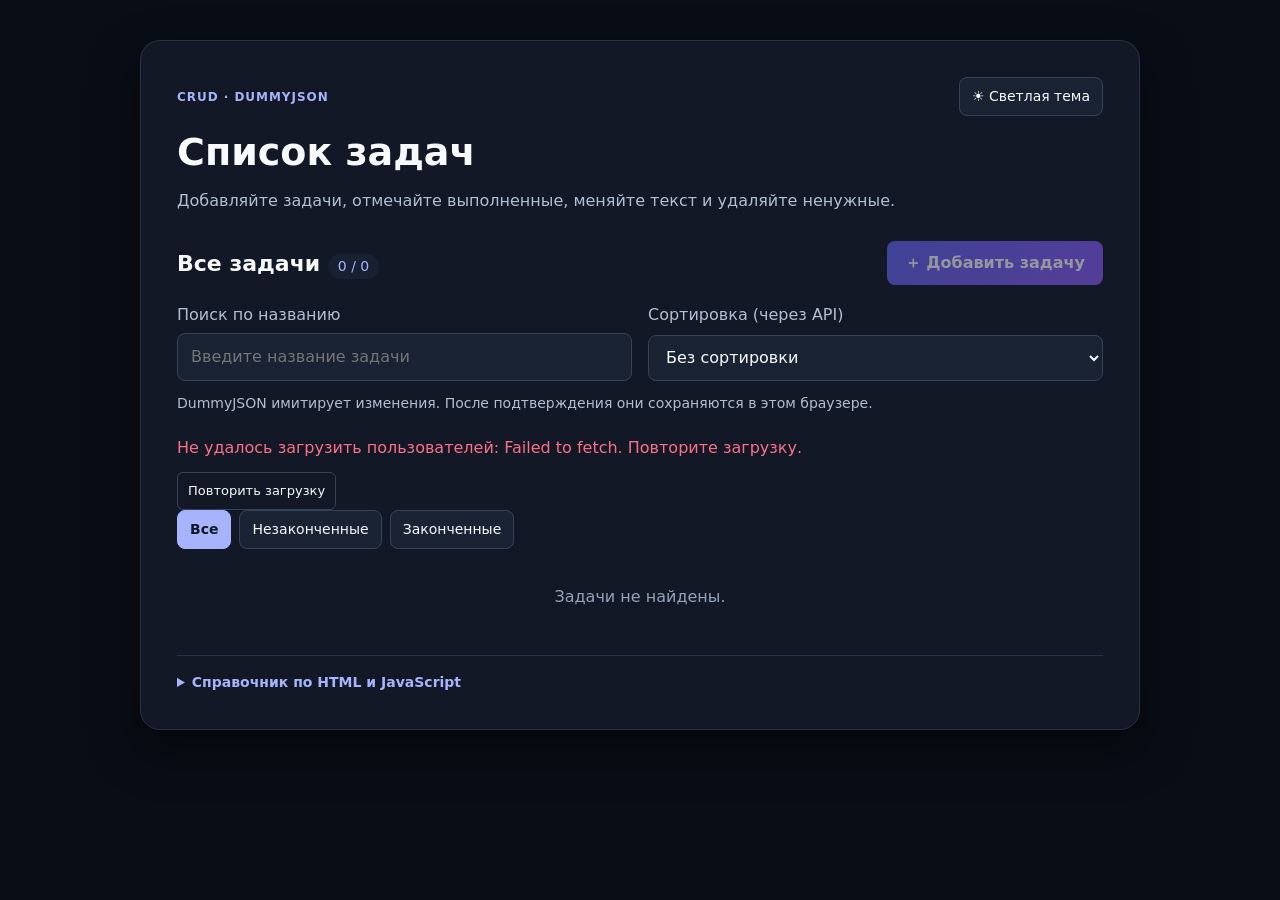
<file: todo/index.html>
<!DOCTYPE html>
<html lang="ru">
<head>
  <meta charset="UTF-8">
  <meta name="viewport" content="width=device-width, initial-scale=1.0">
  <title>Список задач · To-Do</title>
  <script src="theme.js"></script>
  <link rel="stylesheet" href="style.css">
</head>
<body>
  <main class="app">
    <header class="heading">
      <div class="heading-toolbar">
        <span class="eyebrow">CRUD · DummyJSON</span>
        <button id="theme-toggle" class="theme-toggle" type="button" aria-label="Тёмная тема" aria-pressed="true">Тёмная тема</button>
      </div>
      <h1>Список задач</h1>
      <p>Добавляйте задачи, отмечайте выполненные, меняйте текст и удаляйте ненужные.</p>
    </header>

    <div class="list-heading">
      <h2>Все задачи <span id="todo-count" class="count-badge">0 / 0</span></h2>
      <button id="todo-new-btn" class="action-button" type="button" disabled>＋ Добавить задачу</button>
    </div>
    <div class="search-controls">
      <label for="todo-search">Поиск по названию
        <input id="todo-search" type="search" placeholder="Введите название задачи" autocomplete="off">
      </label>
      <label for="todo-sort">Сортировка (через API)
        <select id="todo-sort">
          <option value="">Без сортировки</option>
          <option value="asc">А–Я / A–Z</option>
          <option value="desc">Я–А / Z–A</option>
        </select>
      </label>
    </div>

    <p class="hint">DummyJSON имитирует изменения. После подтверждения они сохраняются в этом браузере.</p>
    <p id="todo-status" class="todo-status" role="status" aria-live="polite">Загрузка задач…</p>
    <button id="todo-retry" class="todo-secondary-button" type="button" hidden>Повторить загрузку</button>
    <div id="todo-filters" class="todo-filters" role="group" aria-label="Фильтр задач">
      <button type="button" data-filter="all" aria-pressed="true" aria-controls="todo-list">Все</button>
      <button type="button" data-filter="active" aria-pressed="false" aria-controls="todo-list">Незаконченные</button>
      <button type="button" data-filter="completed" aria-pressed="false" aria-controls="todo-list">Законченные</button>
    </div>
    <ul id="todo-list" class="todo-list" aria-label="Задачи"></ul>

    <template id="todo-item-template">
      <li class="todo-item">
        <input class="todo-checkbox" type="checkbox">
        <div class="todo-content">
          <span class="todo-text"></span>
          <button class="todo-user" type="button" data-action="profile" aria-haspopup="dialog">
            <img class="user-avatar" alt="" width="24" height="24" loading="lazy">
            <span class="user-handle"></span>
          </button>
          <span class="task-state"></span>
          <small class="todo-local-note" hidden>Создано в этом браузере</small>
        </div>
        <div class="todo-actions">
          <button class="todo-secondary-button" type="button" data-action="edit">Изменить</button>
          <button class="todo-delete-button" type="button" data-action="delete">Удалить</button>
        </div>
      </li>
    </template>

    <details class="reference">
      <summary>Справочник по HTML и JavaScript</summary>
      <p><a href="reference.html">Полный справочник: теги, API, функции, события и разбор всех действий →</a></p>
      <p>Запуск: откройте этот файл <code>index.html</code> в браузере. Python, бэкенд и установка пакетов не нужны; для DummyJSON нужен интернет.</p>
      <h2>HTML-теги</h2>
      <ul>
        <li><code>&lt;form&gt;</code> и <code>&lt;input type="text"&gt;</code> — ввод и отправка новой задачи.</li>
        <li><code>&lt;label&gt;</code> — подпись поля; атрибут <code>for</code> связывает её с <code>id</code> поля.</li>
        <li><code>&lt;button type="submit"&gt;</code> — добавление; <code>type="button"</code> — изменение, отмена и удаление.</li>
        <li><code>&lt;ul&gt;</code> и <code>&lt;li&gt;</code> — список и отдельная задача.</li>
        <li><code>&lt;input type="checkbox"&gt;</code> — отметка «Сделано».</li>
        <li><code>&lt;template&gt;</code> — невидимый образец строки, который копирует JavaScript.</li>
        <li><code>&lt;dialog&gt;</code> — модальное окно; <code>showModal()</code> открывает его, <code>close()</code> закрывает.</li>
        <li><code>&lt;select&gt;</code> — выбор исполнителя и направления сортировки.</li>
        <li><code>&lt;p role="status"&gt;</code> — сообщение о загрузке, результате или ошибке.</li>
      </ul>
      <h2>JavaScript</h2>
      <p><code>API.js</code> отправляет запросы к DummyJSON; <code>script.js</code> управляет интерфейсом и локальным сохранением изменений.</p>
      <p><code>/users?limit=0</code> загружает пользователей. Поле <code>userId</code> задачи связывается с <code>id</code> пользователя. Сортировка запрашивается через <code>/todos?limit=0&amp;sortBy=todo&amp;order=asc</code> (или <code>desc</code>), поиск по названию фильтрует загруженные задачи.</p>
      <ul>
        <li><code>fetch()</code> отправляет GET, POST, PATCH и DELETE; <code>async/await</code> ждёт ответ.</li>
        <li><code>response.ok</code> проверяет HTTP-ответ; <code>try/catch/finally</code> обрабатывает ошибку и возвращает кнопки в рабочее состояние.</li>
        <li><code>addEventListener()</code> обрабатывает отправку формы, клики, галочку и клавиши Enter/Escape.</li>
        <li><code>cloneNode(true)</code> копирует шаблон; <code>replaceChildren()</code> обновляет список.</li>
        <li><code>textContent</code> безопасно выводит текст задачи как текст, без выполнения HTML.</li>
        <li><code>dataset</code> и <code>closest()</code> помогают определить действие и нужную строку.</li>
        <li><code>localStorage</code> и <code>JSON.stringify()/parse()</code> сохраняют изменения между открытиями страницы.</li>
      </ul>
      <p>DummyJSON не сохраняет POST, PATCH и DELETE на сервере. Задачи, созданные здесь, затем изменяются и удаляются локально; для исходных задач PATCH и DELETE отправляются в API.</p>
    </details>
  </main>
  <dialog id="profile-dialog" class="modal profile-modal" aria-labelledby="profile-title">
    <div class="modal-heading">
      <h2 id="profile-title">Профиль исполнителя</h2>
      <button class="todo-secondary-button" type="button" data-close="profile-dialog" aria-label="Закрыть профиль">✕</button>
    </div>
    <p id="profile-status" role="status" aria-live="polite"></p>
    <button id="profile-retry" class="todo-secondary-button" type="button" hidden>Повторить загрузку задач исполнителя</button>
    <div class="profile-grid">
      <section aria-label="Информация о пользователе">
        <div class="profile-person">
          <img id="profile-avatar" class="profile-avatar" alt="" width="96" height="96">
          <div><h3 id="profile-name"></h3><p id="profile-handle" class="hint"></p></div>
        </div>
        <dl id="profile-details" class="profile-details"></dl>
      </section>
      <section aria-labelledby="profile-tasks-title">
        <div class="list-heading">
          <h3 id="profile-tasks-title">Задачи исполнителя</h3>
          <button id="profile-add-btn" class="todo-secondary-button" type="button">＋ Добавить</button>
        </div>
        <div class="search-controls profile-controls">
          <label for="profile-filter">Статус задачи
            <select id="profile-filter" aria-controls="profile-todos">
              <option value="all">Все задачи</option>
              <option value="completed">Выполнено</option>
              <option value="active">Не выполнено</option>
            </select>
          </label>
          <label for="profile-sort">Сортировка (через API)
            <select id="profile-sort" aria-controls="profile-todos">
              <option value="">Без сортировки</option>
              <option value="asc">А–Я / A–Z</option>
              <option value="desc">Я–А / Z–A</option>
            </select>
          </label>
        </div>
        <p id="profile-count" class="hint" aria-live="polite"></p>
        <ul id="profile-todos" class="todo-list" aria-label="Задачи исполнителя"></ul>
      </section>
    </div>
  </dialog>
  <dialog id="todo-dialog" class="modal" aria-labelledby="todo-dialog-title">
    <div class="modal-heading"><h2 id="todo-dialog-title">Новая задача</h2></div>
    <form id="todo-form" class="todo-form">
      <label for="todo-input">Название задачи</label>
      <input id="todo-input" name="todo" type="text" maxlength="200" required placeholder="Что нужно сделать?" autocomplete="off" autofocus>
      <label for="todo-user">Исполнитель</label>
      <select id="todo-user" name="userId" required></select>
      <label class="completion-label" for="todo-completed">
        <input id="todo-completed" name="completed" type="checkbox">
        <span id="todo-completed-label">Не выполнено</span>
      </label>
      <p id="todo-form-status" role="status" aria-live="polite"></p>
      <div class="modal-actions">
        <button id="todo-add-btn" class="action-button" type="submit">✓ Добавить</button>
        <button class="todo-secondary-button" type="button" data-close="todo-dialog">Отмена</button>
      </div>
    </form>
  </dialog>
  <script src="API.js"></script>
  <script src="script.js"></script>
</body>
</html>
</file>
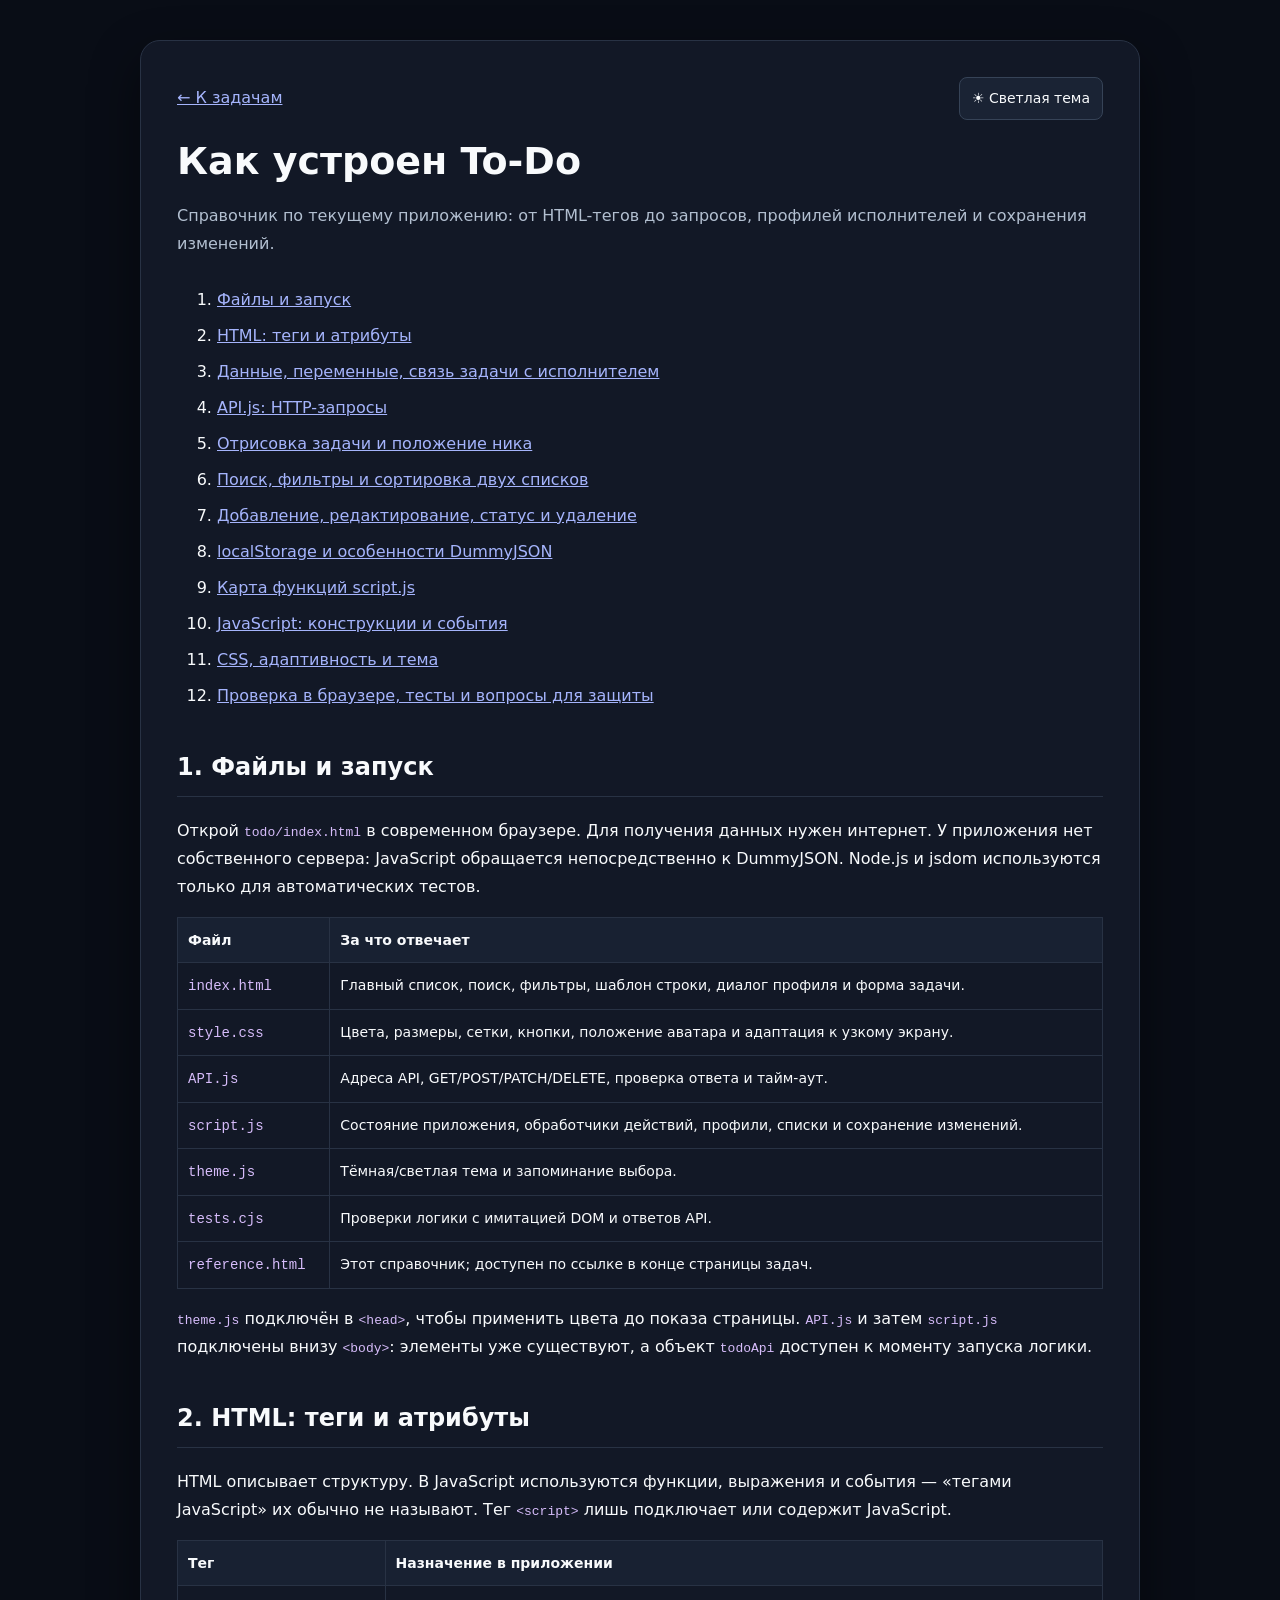
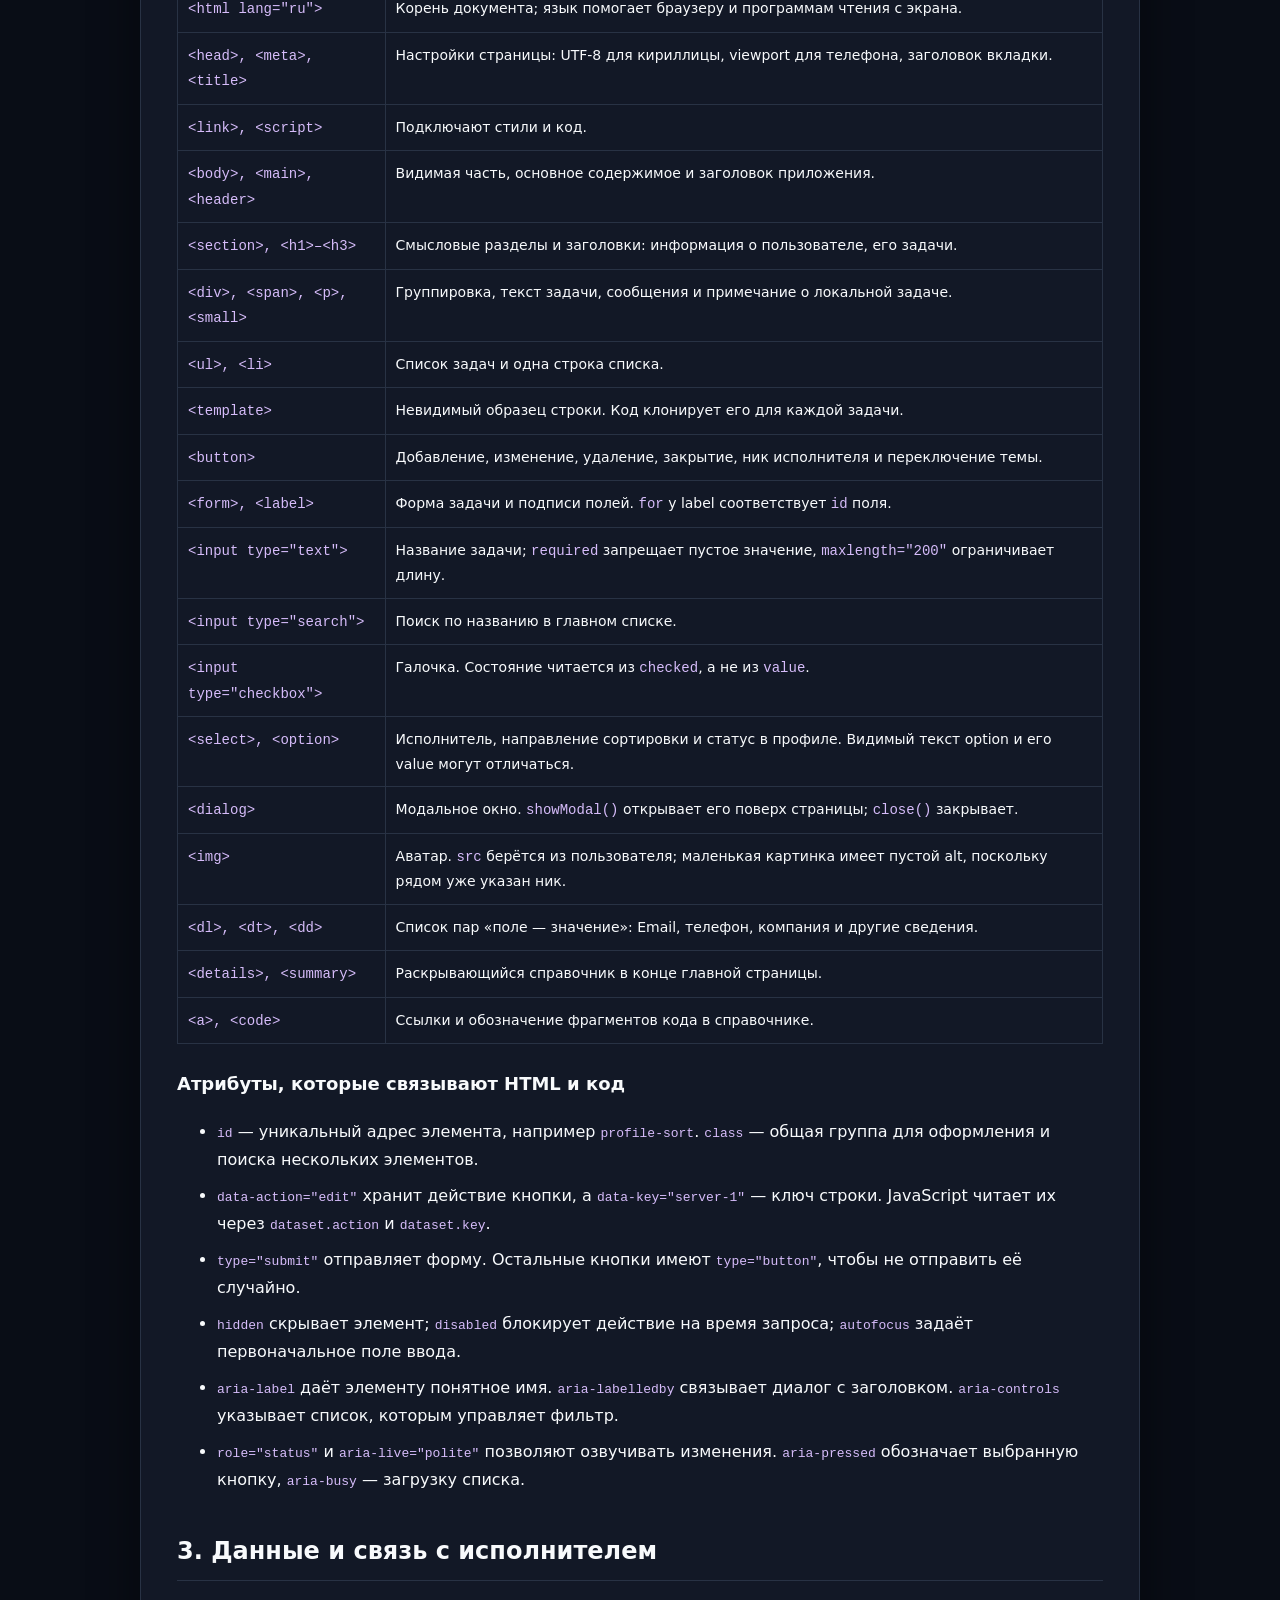
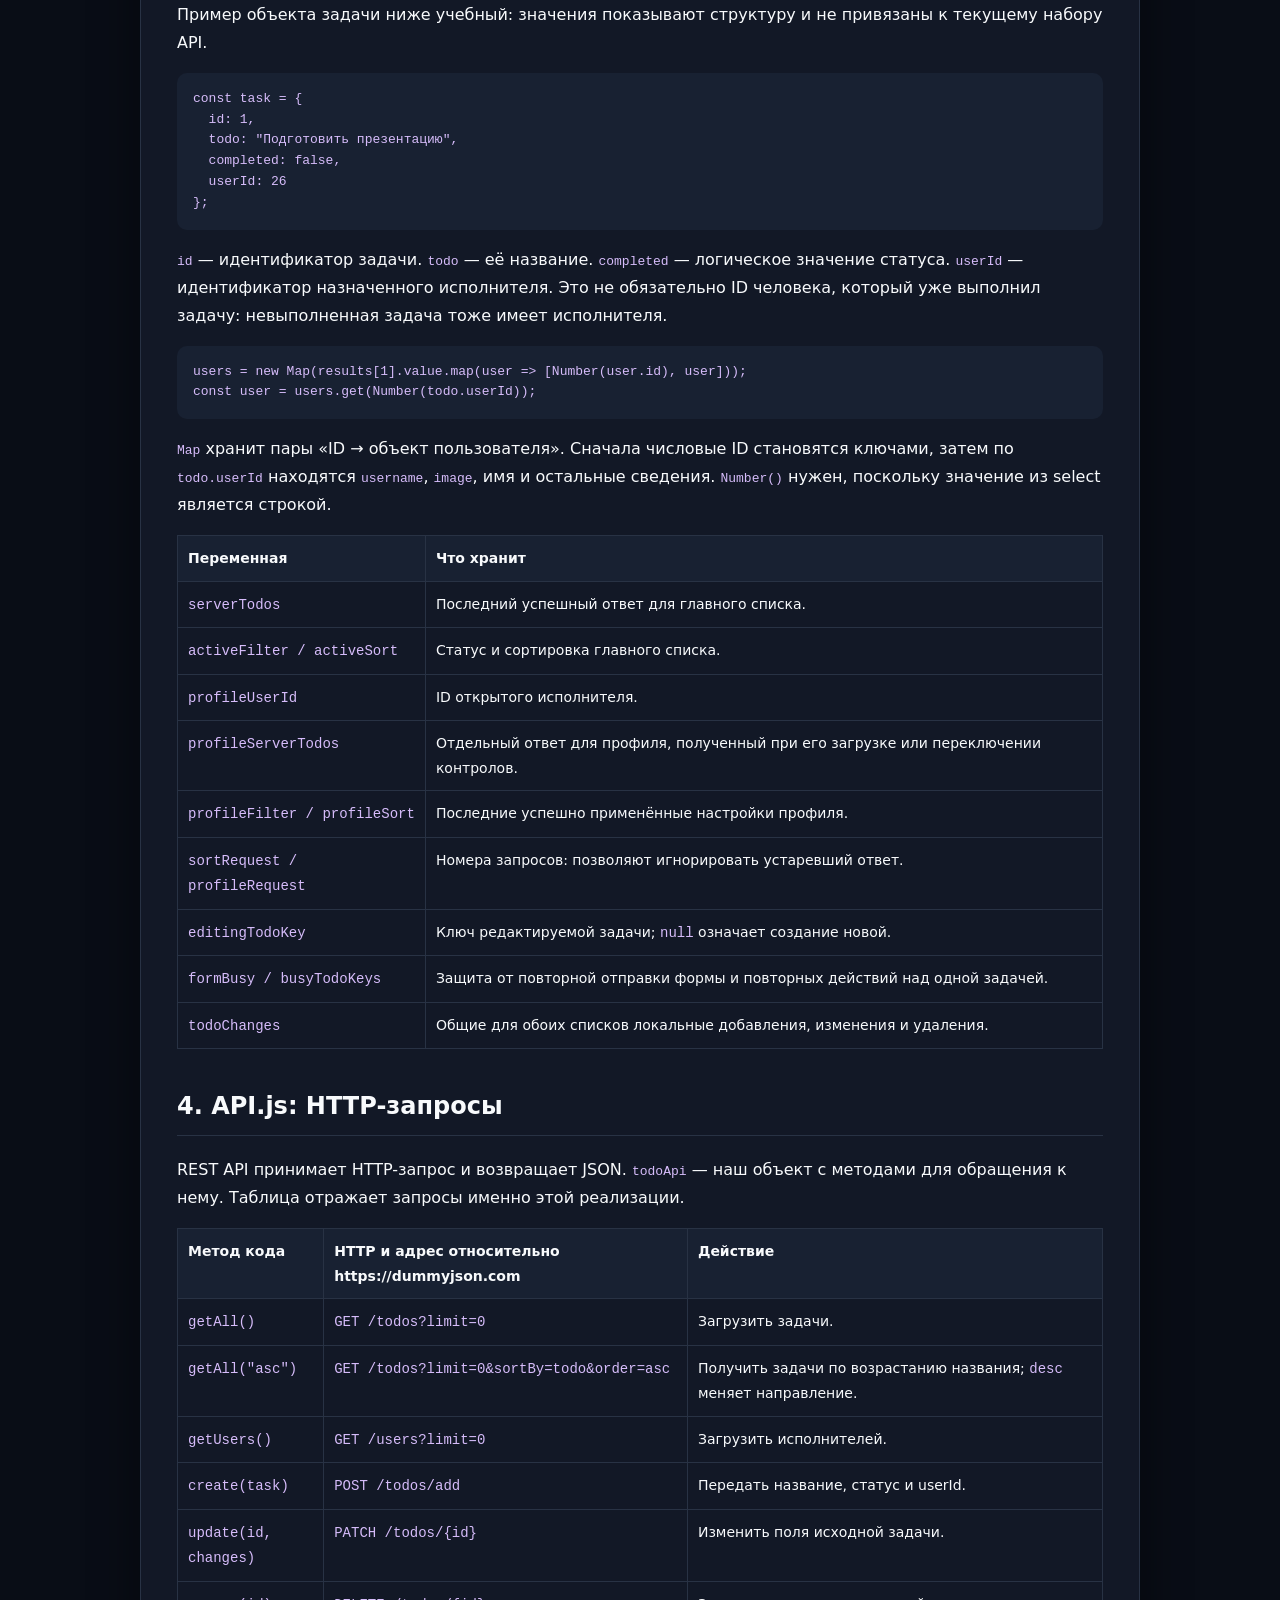
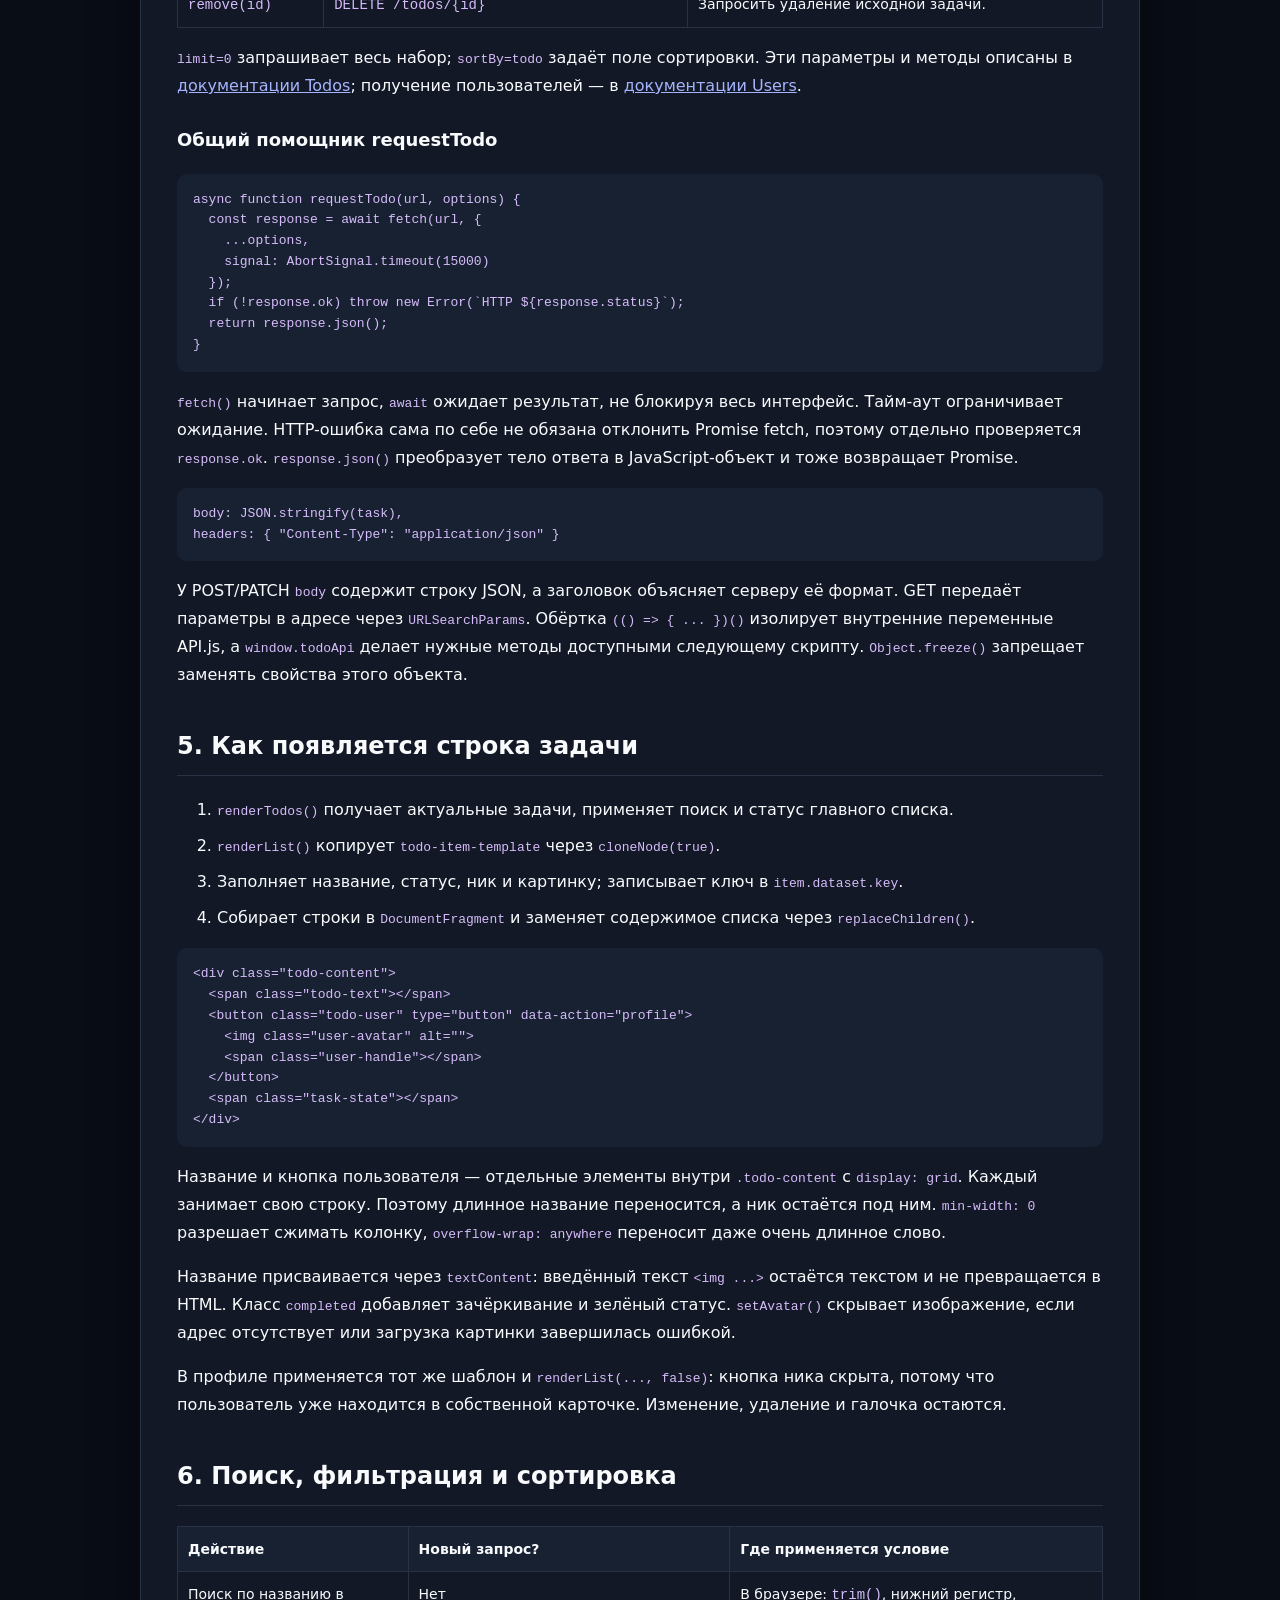
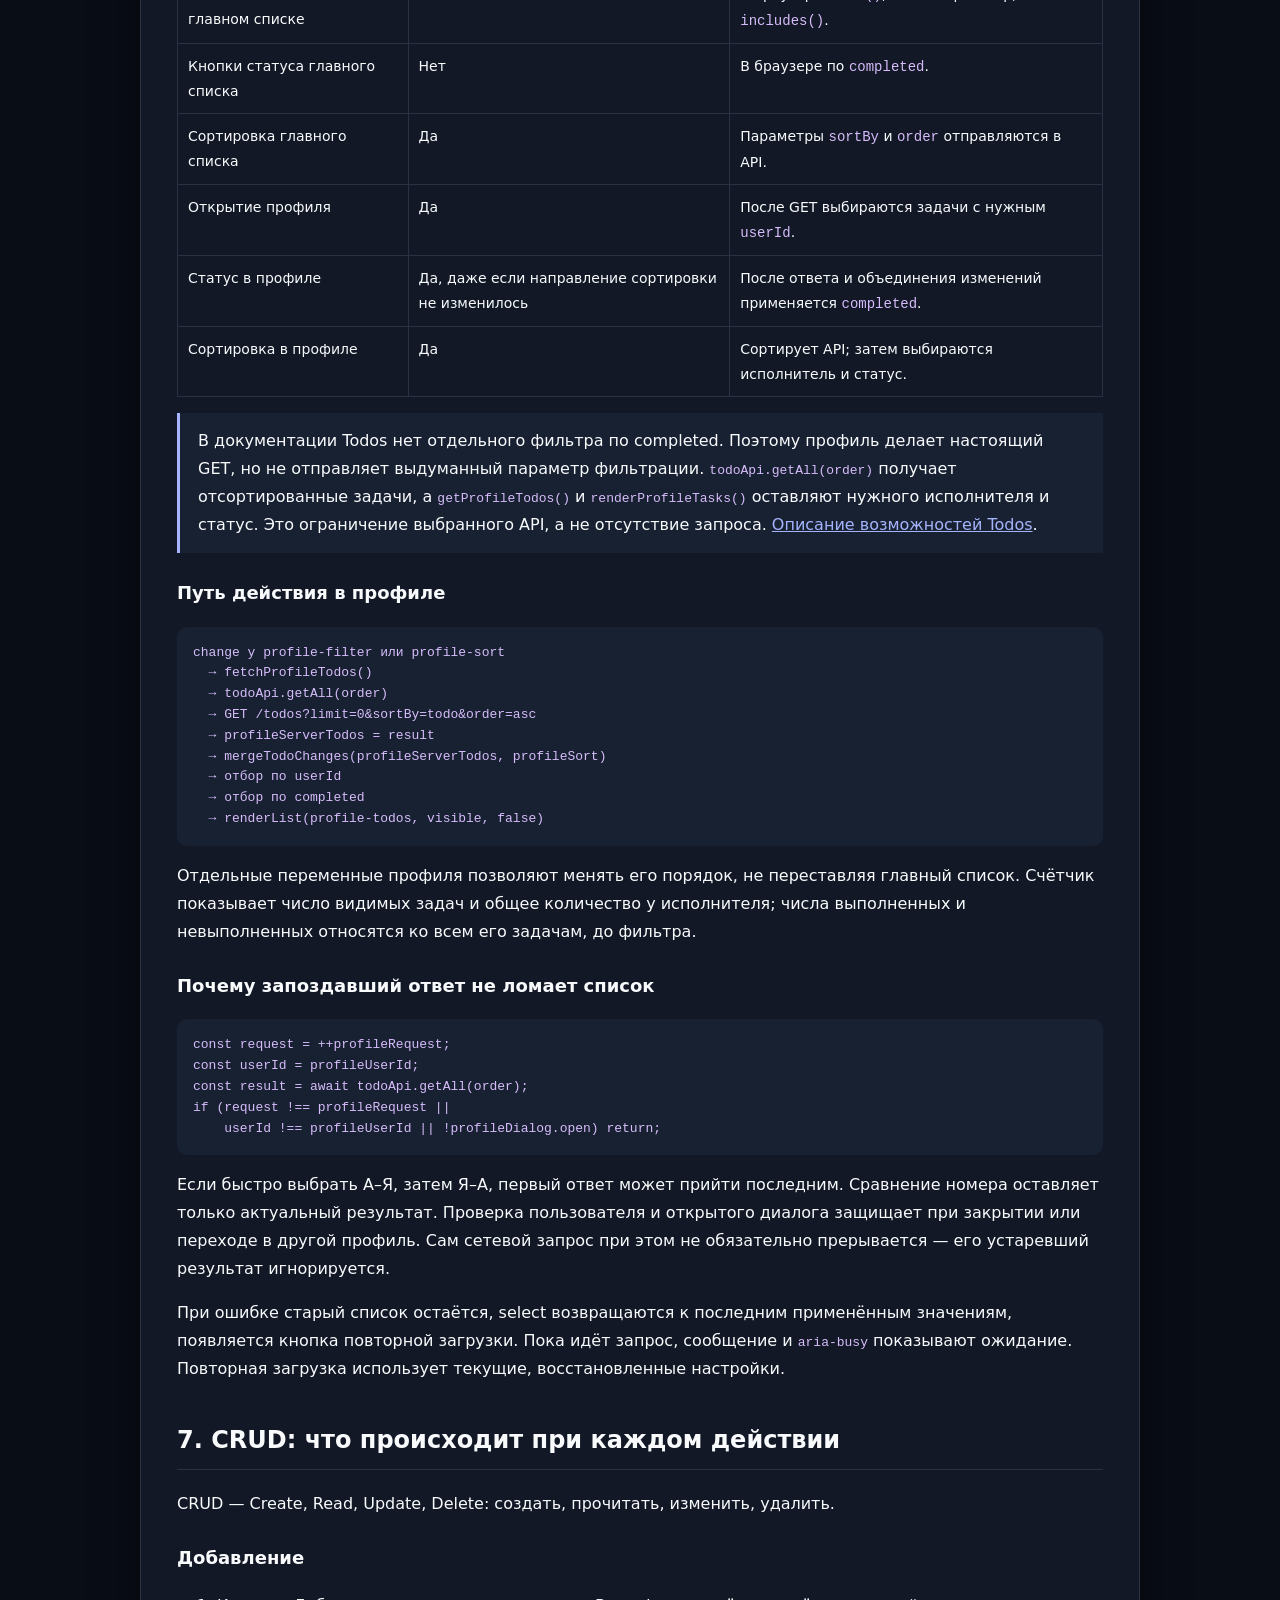
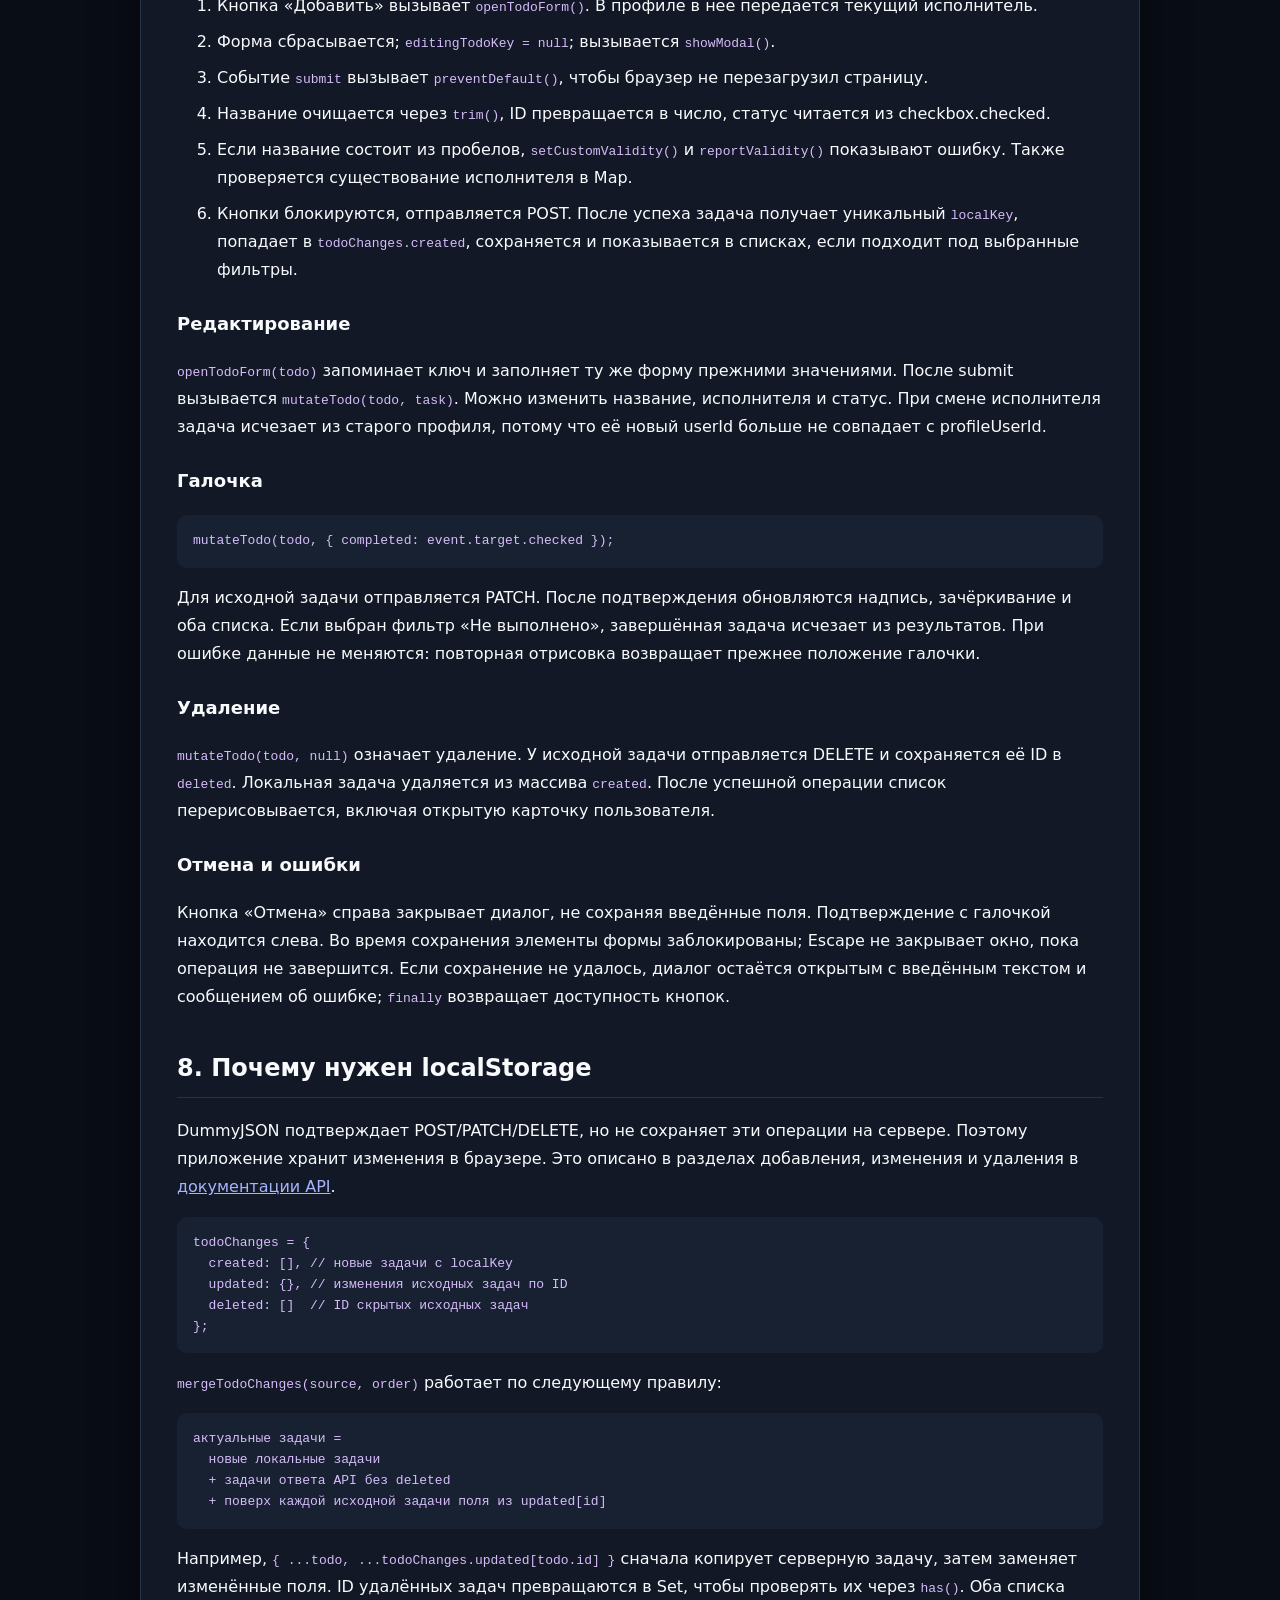
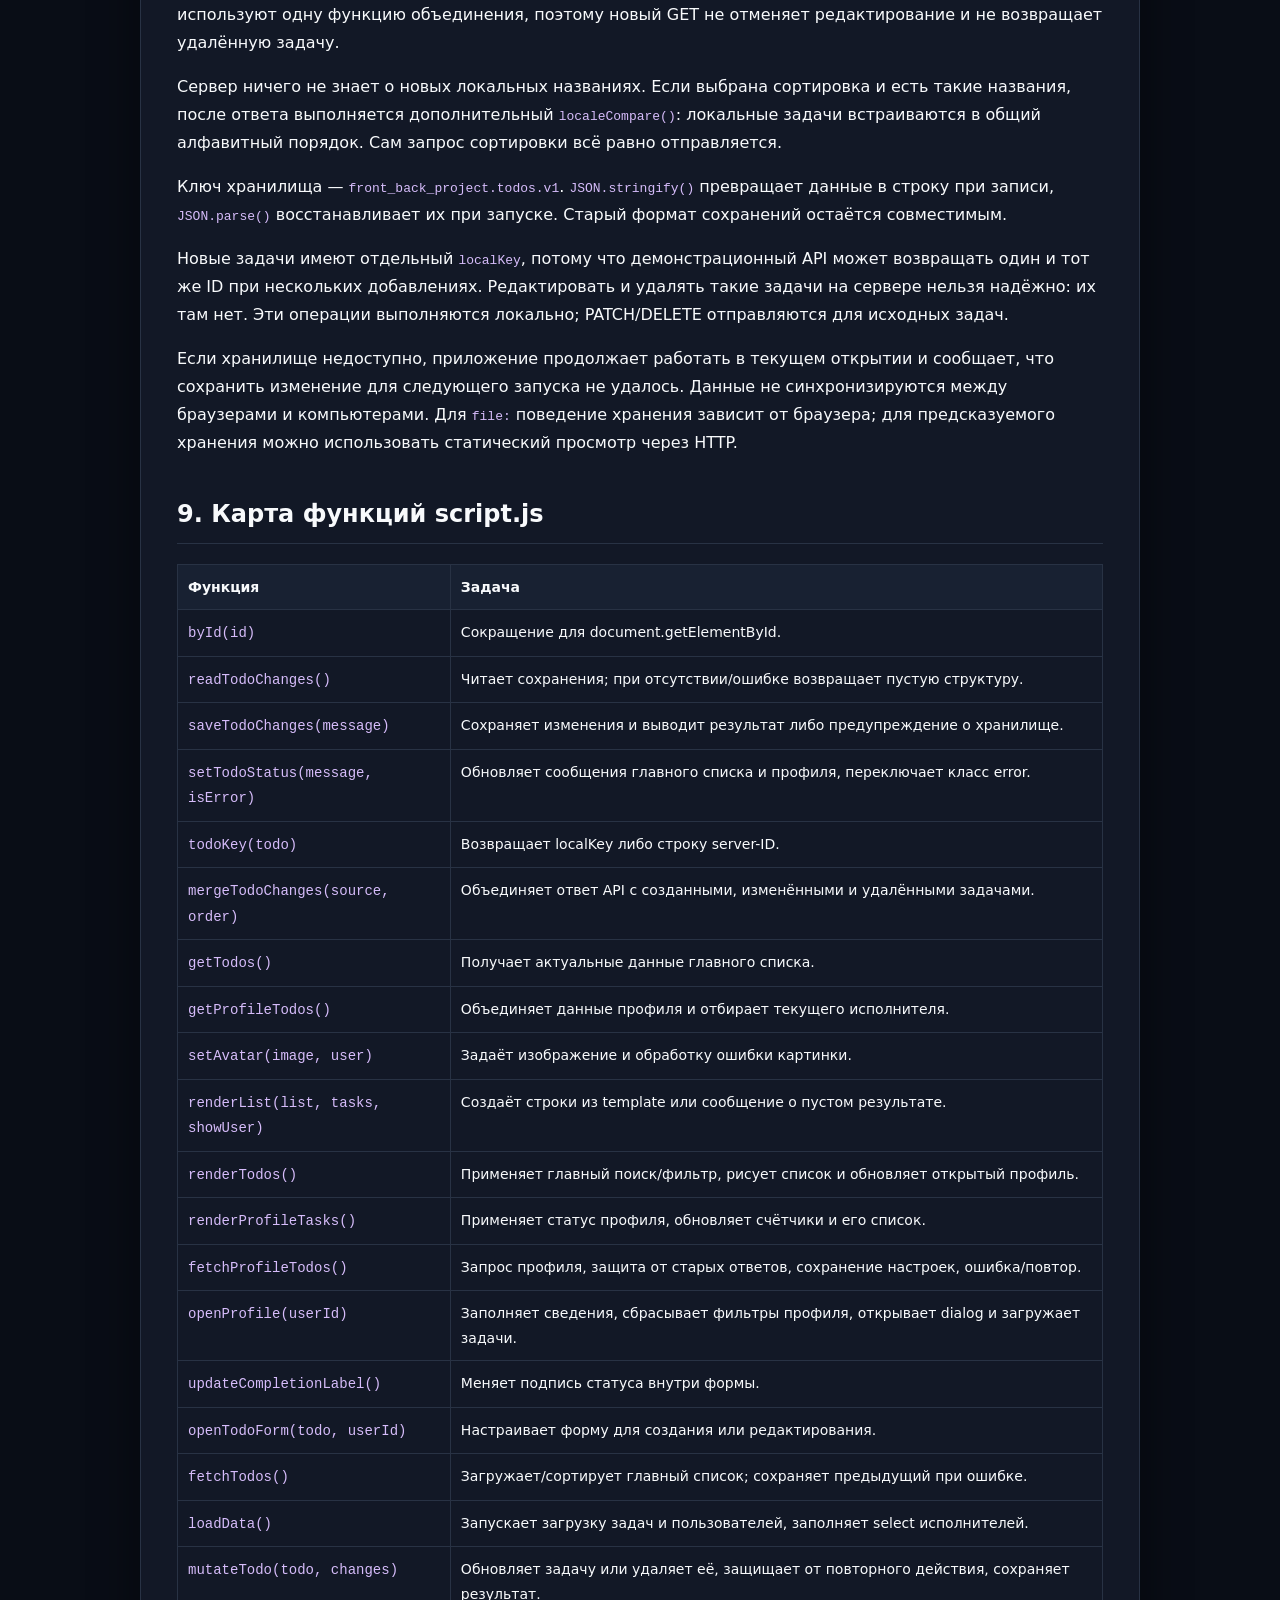
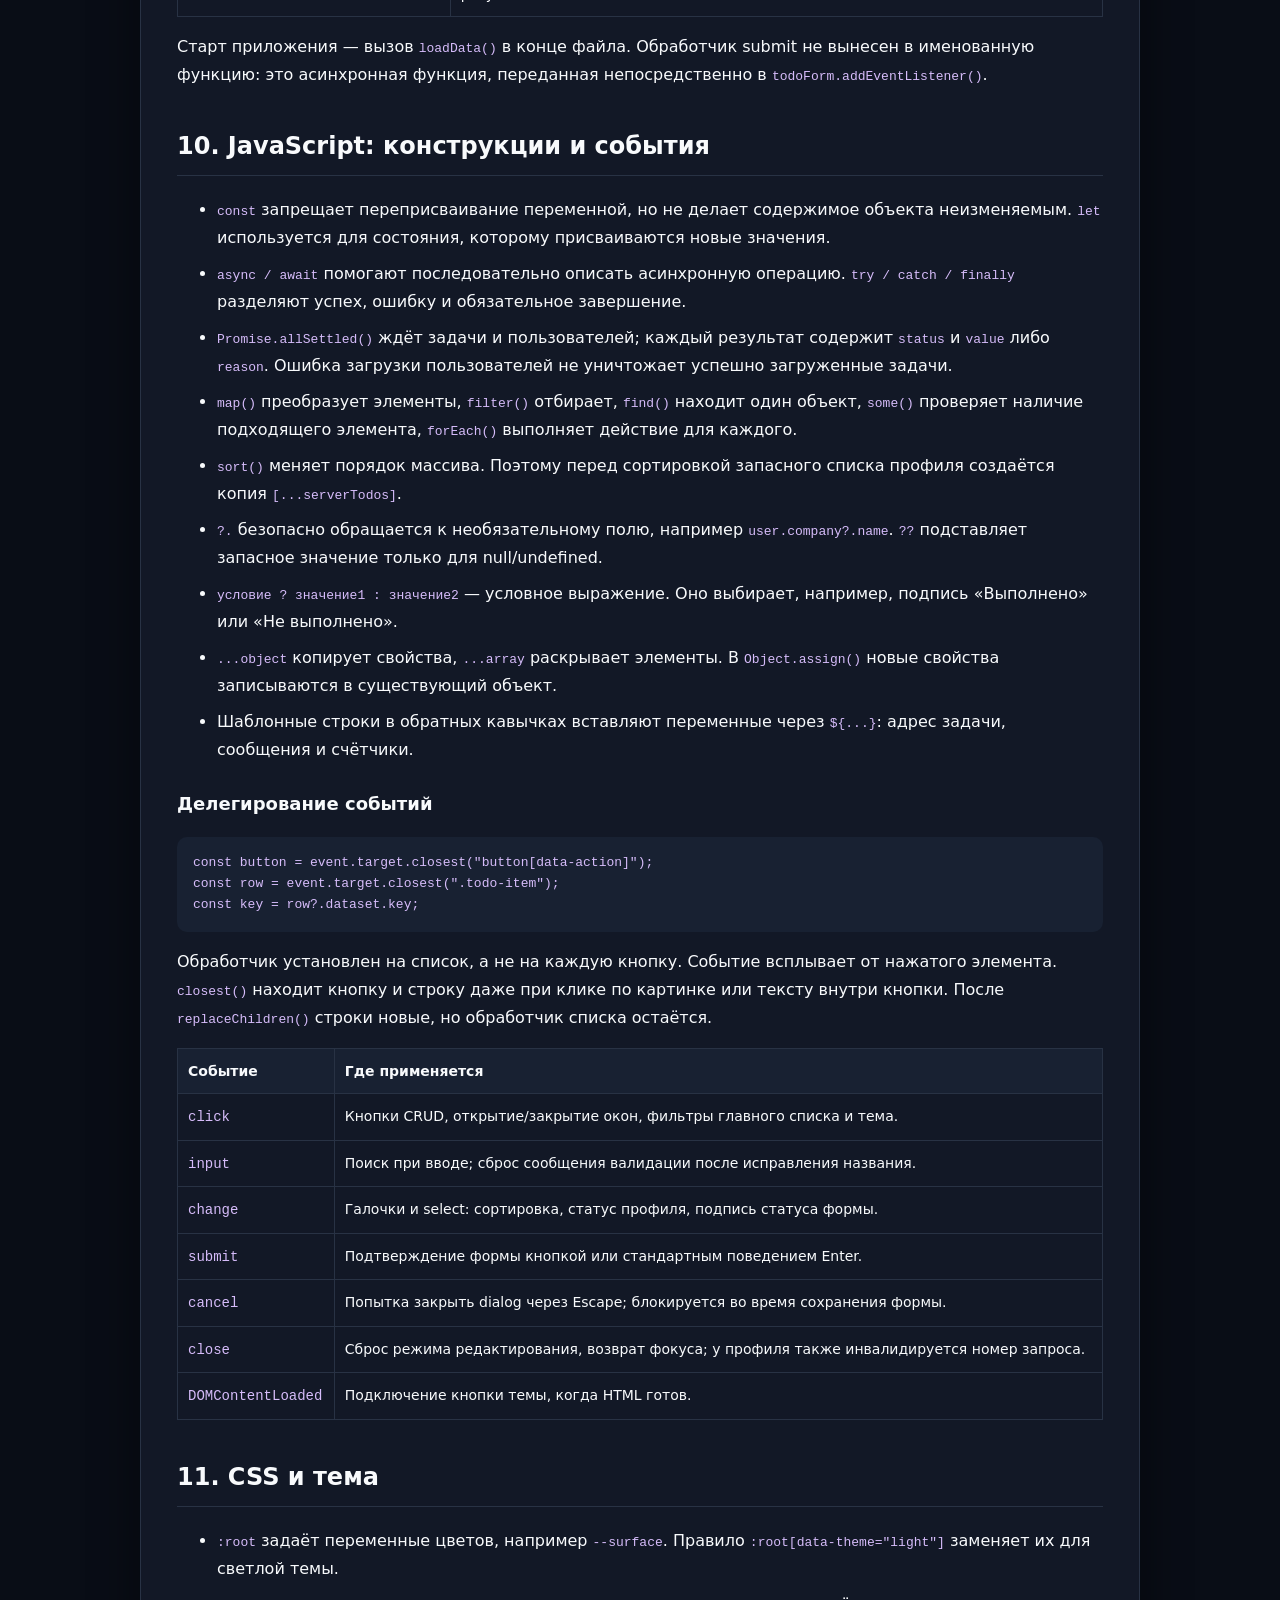
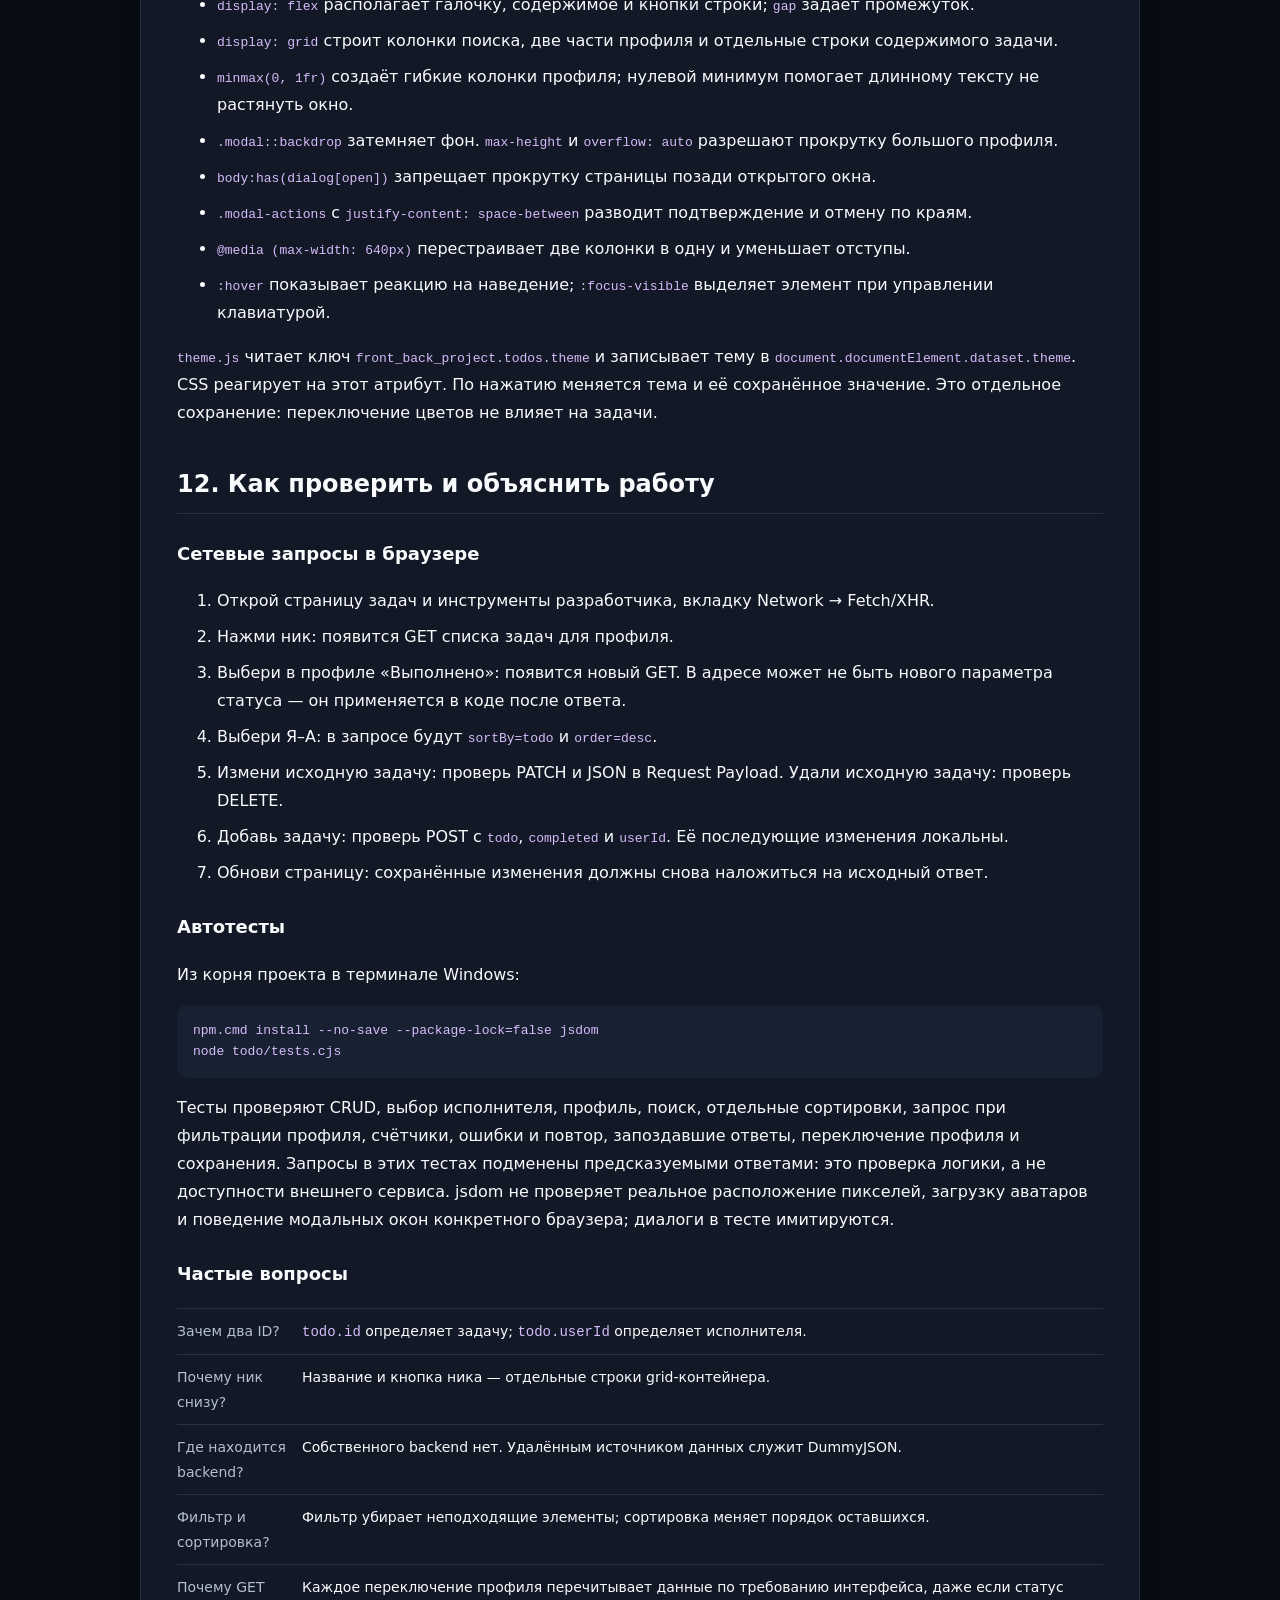
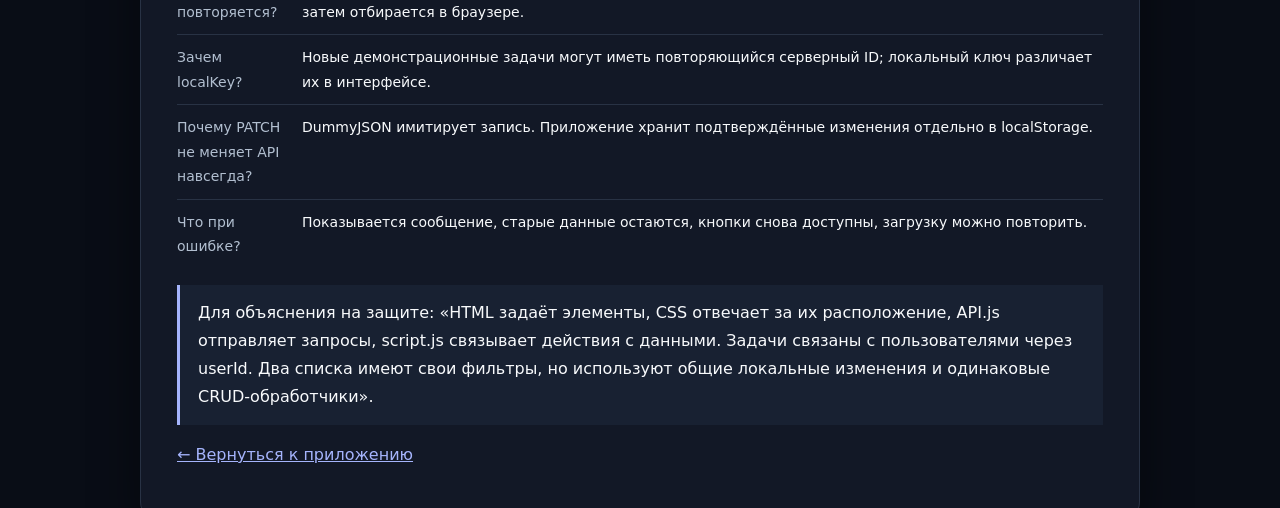
<file: todo/reference.html>
<!DOCTYPE html>
<html lang="ru">
<head>
  <meta charset="UTF-8">
  <meta name="viewport" content="width=device-width, initial-scale=1.0">
  <title>Справочник по коду To-Do</title>
  <script src="theme.js"></script>
  <link rel="stylesheet" href="style.css">
  <style>
    .guide { line-height: 1.75; }
    .guide a { color: var(--accent); }
    .guide section { margin-top: 36px; scroll-margin-top: 20px; }
    .guide h2 { font-size: 24px; border-bottom: 1px solid var(--border); padding-bottom: 8px; }
    .guide h3 { margin-top: 24px; font-size: 18px; }
    .guide code { color: var(--code); overflow-wrap: anywhere; }
    .guide pre { padding: 16px; border-radius: 10px; background: var(--item); overflow: auto; line-height: 1.6; }
    .guide pre code { overflow-wrap: normal; }
    .guide .table-wrap { overflow-x: auto; }
    .guide table { width: 100%; border-collapse: collapse; font-size: 14px; }
    .guide th, .guide td { text-align: left; vertical-align: top; padding: 10px; border: 1px solid var(--border); }
    .guide th { background: var(--item); }
    .guide li + li { margin-top: 8px; }
    .guide .note { padding: 14px 18px; border-left: 3px solid var(--accent); background: var(--item); }
    @media print {
      body { padding: 0; background: white; color: black; }
      .app { width: 100%; border: 0; box-shadow: none; padding: 0; }
      .theme-toggle { display: none; }
      .guide pre { white-space: pre-wrap; }
      .guide a, .guide code { color: inherit; }
    }
  </style>
</head>
<body>
  <main class="app guide">
    <header class="heading">
      <div class="heading-toolbar">
        <a href="index.html">← К задачам</a>
        <button id="theme-toggle" class="theme-toggle" type="button" aria-pressed="true">Сменить тему</button>
      </div>
      <h1>Как устроен To-Do</h1>
      <p>Справочник по текущему приложению: от HTML-тегов до запросов, профилей исполнителей и сохранения изменений.</p>
    </header>
    <nav aria-label="Содержание справочника">
      <ol>
        <li><a href="#files">Файлы и запуск</a></li>
        <li><a href="#html">HTML: теги и атрибуты</a></li>
        <li><a href="#data">Данные, переменные, связь задачи с исполнителем</a></li>
        <li><a href="#api">API.js: HTTP-запросы</a></li>
        <li><a href="#render">Отрисовка задачи и положение ника</a></li>
        <li><a href="#filters">Поиск, фильтры и сортировка двух списков</a></li>
        <li><a href="#crud">Добавление, редактирование, статус и удаление</a></li>
        <li><a href="#storage">localStorage и особенности DummyJSON</a></li>
        <li><a href="#functions">Карта функций script.js</a></li>
        <li><a href="#syntax">JavaScript: конструкции и события</a></li>
        <li><a href="#css">CSS, адаптивность и тема</a></li>
        <li><a href="#checks">Проверка в браузере, тесты и вопросы для защиты</a></li>
      </ol>
    </nav>

    <section id="files">
      <h2>1. Файлы и запуск</h2>
      <p>Открой <code>todo/index.html</code> в современном браузере. Для получения данных нужен интернет. У приложения нет собственного сервера: JavaScript обращается непосредственно к DummyJSON. Node.js и jsdom используются только для автоматических тестов.</p>
      <div class="table-wrap"><table>
        <thead><tr><th>Файл</th><th>За что отвечает</th></tr></thead>
        <tbody>
          <tr><td><code>index.html</code></td><td>Главный список, поиск, фильтры, шаблон строки, диалог профиля и форма задачи.</td></tr>
          <tr><td><code>style.css</code></td><td>Цвета, размеры, сетки, кнопки, положение аватара и адаптация к узкому экрану.</td></tr>
          <tr><td><code>API.js</code></td><td>Адреса API, GET/POST/PATCH/DELETE, проверка ответа и тайм-аут.</td></tr>
          <tr><td><code>script.js</code></td><td>Состояние приложения, обработчики действий, профили, списки и сохранение изменений.</td></tr>
          <tr><td><code>theme.js</code></td><td>Тёмная/светлая тема и запоминание выбора.</td></tr>
          <tr><td><code>tests.cjs</code></td><td>Проверки логики с имитацией DOM и ответов API.</td></tr>
          <tr><td><code>reference.html</code></td><td>Этот справочник; доступен по ссылке в конце страницы задач.</td></tr>
        </tbody>
      </table></div>
      <p><code>theme.js</code> подключён в <code>&lt;head&gt;</code>, чтобы применить цвета до показа страницы. <code>API.js</code> и затем <code>script.js</code> подключены внизу <code>&lt;body&gt;</code>: элементы уже существуют, а объект <code>todoApi</code> доступен к моменту запуска логики.</p>
    </section>

    <section id="html">
      <h2>2. HTML: теги и атрибуты</h2>
      <p>HTML описывает структуру. В JavaScript используются функции, выражения и события — «тегами JavaScript» их обычно не называют. Тег <code>&lt;script&gt;</code> лишь подключает или содержит JavaScript.</p>
      <div class="table-wrap"><table>
        <thead><tr><th>Тег</th><th>Назначение в приложении</th></tr></thead>
        <tbody>
          <tr><td><code>&lt;html lang="ru"&gt;</code></td><td>Корень документа; язык помогает браузеру и программам чтения с экрана.</td></tr>
          <tr><td><code>&lt;head&gt;, &lt;meta&gt;, &lt;title&gt;</code></td><td>Настройки страницы: UTF-8 для кириллицы, viewport для телефона, заголовок вкладки.</td></tr>
          <tr><td><code>&lt;link&gt;, &lt;script&gt;</code></td><td>Подключают стили и код.</td></tr>
          <tr><td><code>&lt;body&gt;, &lt;main&gt;, &lt;header&gt;</code></td><td>Видимая часть, основное содержимое и заголовок приложения.</td></tr>
          <tr><td><code>&lt;section&gt;, &lt;h1&gt;–&lt;h3&gt;</code></td><td>Смысловые разделы и заголовки: информация о пользователе, его задачи.</td></tr>
          <tr><td><code>&lt;div&gt;, &lt;span&gt;, &lt;p&gt;, &lt;small&gt;</code></td><td>Группировка, текст задачи, сообщения и примечание о локальной задаче.</td></tr>
          <tr><td><code>&lt;ul&gt;, &lt;li&gt;</code></td><td>Список задач и одна строка списка.</td></tr>
          <tr><td><code>&lt;template&gt;</code></td><td>Невидимый образец строки. Код клонирует его для каждой задачи.</td></tr>
          <tr><td><code>&lt;button&gt;</code></td><td>Добавление, изменение, удаление, закрытие, ник исполнителя и переключение темы.</td></tr>
          <tr><td><code>&lt;form&gt;, &lt;label&gt;</code></td><td>Форма задачи и подписи полей. <code>for</code> у label соответствует <code>id</code> поля.</td></tr>
          <tr><td><code>&lt;input type="text"&gt;</code></td><td>Название задачи; <code>required</code> запрещает пустое значение, <code>maxlength="200"</code> ограничивает длину.</td></tr>
          <tr><td><code>&lt;input type="search"&gt;</code></td><td>Поиск по названию в главном списке.</td></tr>
          <tr><td><code>&lt;input type="checkbox"&gt;</code></td><td>Галочка. Состояние читается из <code>checked</code>, а не из <code>value</code>.</td></tr>
          <tr><td><code>&lt;select&gt;, &lt;option&gt;</code></td><td>Исполнитель, направление сортировки и статус в профиле. Видимый текст option и его value могут отличаться.</td></tr>
          <tr><td><code>&lt;dialog&gt;</code></td><td>Модальное окно. <code>showModal()</code> открывает его поверх страницы; <code>close()</code> закрывает.</td></tr>
          <tr><td><code>&lt;img&gt;</code></td><td>Аватар. <code>src</code> берётся из пользователя; маленькая картинка имеет пустой alt, поскольку рядом уже указан ник.</td></tr>
          <tr><td><code>&lt;dl&gt;, &lt;dt&gt;, &lt;dd&gt;</code></td><td>Список пар «поле — значение»: Email, телефон, компания и другие сведения.</td></tr>
          <tr><td><code>&lt;details&gt;, &lt;summary&gt;</code></td><td>Раскрывающийся справочник в конце главной страницы.</td></tr>
          <tr><td><code>&lt;a&gt;, &lt;code&gt;</code></td><td>Ссылки и обозначение фрагментов кода в справочнике.</td></tr>
        </tbody>
      </table></div>
      <h3>Атрибуты, которые связывают HTML и код</h3>
      <ul>
        <li><code>id</code> — уникальный адрес элемента, например <code>profile-sort</code>. <code>class</code> — общая группа для оформления и поиска нескольких элементов.</li>
        <li><code>data-action="edit"</code> хранит действие кнопки, а <code>data-key="server-1"</code> — ключ строки. JavaScript читает их через <code>dataset.action</code> и <code>dataset.key</code>.</li>
        <li><code>type="submit"</code> отправляет форму. Остальные кнопки имеют <code>type="button"</code>, чтобы не отправить её случайно.</li>
        <li><code>hidden</code> скрывает элемент; <code>disabled</code> блокирует действие на время запроса; <code>autofocus</code> задаёт первоначальное поле ввода.</li>
        <li><code>aria-label</code> даёт элементу понятное имя. <code>aria-labelledby</code> связывает диалог с заголовком. <code>aria-controls</code> указывает список, которым управляет фильтр.</li>
        <li><code>role="status"</code> и <code>aria-live="polite"</code> позволяют озвучивать изменения. <code>aria-pressed</code> обозначает выбранную кнопку, <code>aria-busy</code> — загрузку списка.</li>
      </ul>
    </section>

    <section id="data">
      <h2>3. Данные и связь с исполнителем</h2>
      <p>Пример объекта задачи ниже учебный: значения показывают структуру и не привязаны к текущему набору API.</p>
      <pre><code>const task = {
  id: 1,
  todo: "Подготовить презентацию",
  completed: false,
  userId: 26
};</code></pre>
      <p><code>id</code> — идентификатор задачи. <code>todo</code> — её название. <code>completed</code> — логическое значение статуса. <code>userId</code> — идентификатор назначенного исполнителя. Это не обязательно ID человека, который уже выполнил задачу: невыполненная задача тоже имеет исполнителя.</p>
      <pre><code>users = new Map(results[1].value.map(user =&gt; [Number(user.id), user]));
const user = users.get(Number(todo.userId));</code></pre>
      <p><code>Map</code> хранит пары «ID → объект пользователя». Сначала числовые ID становятся ключами, затем по <code>todo.userId</code> находятся <code>username</code>, <code>image</code>, имя и остальные сведения. <code>Number()</code> нужен, поскольку значение из select является строкой.</p>
      <div class="table-wrap"><table>
        <thead><tr><th>Переменная</th><th>Что хранит</th></tr></thead>
        <tbody>
          <tr><td><code>serverTodos</code></td><td>Последний успешный ответ для главного списка.</td></tr>
          <tr><td><code>activeFilter / activeSort</code></td><td>Статус и сортировка главного списка.</td></tr>
          <tr><td><code>profileUserId</code></td><td>ID открытого исполнителя.</td></tr>
          <tr><td><code>profileServerTodos</code></td><td>Отдельный ответ для профиля, полученный при его загрузке или переключении контролов.</td></tr>
          <tr><td><code>profileFilter / profileSort</code></td><td>Последние успешно применённые настройки профиля.</td></tr>
          <tr><td><code>sortRequest / profileRequest</code></td><td>Номера запросов: позволяют игнорировать устаревший ответ.</td></tr>
          <tr><td><code>editingTodoKey</code></td><td>Ключ редактируемой задачи; <code>null</code> означает создание новой.</td></tr>
          <tr><td><code>formBusy / busyTodoKeys</code></td><td>Защита от повторной отправки формы и повторных действий над одной задачей.</td></tr>
          <tr><td><code>todoChanges</code></td><td>Общие для обоих списков локальные добавления, изменения и удаления.</td></tr>
        </tbody>
      </table></div>
    </section>

    <section id="api">
      <h2>4. API.js: HTTP-запросы</h2>
      <p>REST API принимает HTTP-запрос и возвращает JSON. <code>todoApi</code> — наш объект с методами для обращения к нему. Таблица отражает запросы именно этой реализации.</p>
      <div class="table-wrap"><table>
        <thead><tr><th>Метод кода</th><th>HTTP и адрес относительно https://dummyjson.com</th><th>Действие</th></tr></thead>
        <tbody>
          <tr><td><code>getAll()</code></td><td><code>GET /todos?limit=0</code></td><td>Загрузить задачи.</td></tr>
          <tr><td><code>getAll("asc")</code></td><td><code>GET /todos?limit=0&amp;sortBy=todo&amp;order=asc</code></td><td>Получить задачи по возрастанию названия; <code>desc</code> меняет направление.</td></tr>
          <tr><td><code>getUsers()</code></td><td><code>GET /users?limit=0</code></td><td>Загрузить исполнителей.</td></tr>
          <tr><td><code>create(task)</code></td><td><code>POST /todos/add</code></td><td>Передать название, статус и userId.</td></tr>
          <tr><td><code>update(id, changes)</code></td><td><code>PATCH /todos/{id}</code></td><td>Изменить поля исходной задачи.</td></tr>
          <tr><td><code>remove(id)</code></td><td><code>DELETE /todos/{id}</code></td><td>Запросить удаление исходной задачи.</td></tr>
        </tbody>
      </table></div>
      <p><code>limit=0</code> запрашивает весь набор; <code>sortBy=todo</code> задаёт поле сортировки. Эти параметры и методы описаны в <a href="https://dummyjson.com/docs/todos">документации Todos</a>; получение пользователей — в <a href="https://dummyjson.com/docs/users">документации Users</a>.</p>
      <h3>Общий помощник requestTodo</h3>
      <pre><code>async function requestTodo(url, options) {
  const response = await fetch(url, {
    ...options,
    signal: AbortSignal.timeout(15000)
  });
  if (!response.ok) throw new Error(`HTTP ${response.status}`);
  return response.json();
}</code></pre>
      <p><code>fetch()</code> начинает запрос, <code>await</code> ожидает результат, не блокируя весь интерфейс. Тайм-аут ограничивает ожидание. HTTP-ошибка сама по себе не обязана отклонить Promise fetch, поэтому отдельно проверяется <code>response.ok</code>. <code>response.json()</code> преобразует тело ответа в JavaScript-объект и тоже возвращает Promise.</p>
      <pre><code>body: JSON.stringify(task),
headers: { "Content-Type": "application/json" }</code></pre>
      <p>У POST/PATCH <code>body</code> содержит строку JSON, а заголовок объясняет серверу её формат. GET передаёт параметры в адресе через <code>URLSearchParams</code>. Обёртка <code>(() =&gt; { ... })()</code> изолирует внутренние переменные API.js, а <code>window.todoApi</code> делает нужные методы доступными следующему скрипту. <code>Object.freeze()</code> запрещает заменять свойства этого объекта.</p>
    </section>

    <section id="render">
      <h2>5. Как появляется строка задачи</h2>
      <ol>
        <li><code>renderTodos()</code> получает актуальные задачи, применяет поиск и статус главного списка.</li>
        <li><code>renderList()</code> копирует <code>todo-item-template</code> через <code>cloneNode(true)</code>.</li>
        <li>Заполняет название, статус, ник и картинку; записывает ключ в <code>item.dataset.key</code>.</li>
        <li>Собирает строки в <code>DocumentFragment</code> и заменяет содержимое списка через <code>replaceChildren()</code>.</li>
      </ol>
      <pre><code>&lt;div class="todo-content"&gt;
  &lt;span class="todo-text"&gt;&lt;/span&gt;
  &lt;button class="todo-user" type="button" data-action="profile"&gt;
    &lt;img class="user-avatar" alt=""&gt;
    &lt;span class="user-handle"&gt;&lt;/span&gt;
  &lt;/button&gt;
  &lt;span class="task-state"&gt;&lt;/span&gt;
&lt;/div&gt;</code></pre>
      <p>Название и кнопка пользователя — отдельные элементы внутри <code>.todo-content</code> с <code>display: grid</code>. Каждый занимает свою строку. Поэтому длинное название переносится, а ник остаётся под ним. <code>min-width: 0</code> разрешает сжимать колонку, <code>overflow-wrap: anywhere</code> переносит даже очень длинное слово.</p>
      <p>Название присваивается через <code>textContent</code>: введённый текст <code>&lt;img ...&gt;</code> остаётся текстом и не превращается в HTML. Класс <code>completed</code> добавляет зачёркивание и зелёный статус. <code>setAvatar()</code> скрывает изображение, если адрес отсутствует или загрузка картинки завершилась ошибкой.</p>
      <p>В профиле применяется тот же шаблон и <code>renderList(..., false)</code>: кнопка ника скрыта, потому что пользователь уже находится в собственной карточке. Изменение, удаление и галочка остаются.</p>
    </section>

    <section id="filters">
      <h2>6. Поиск, фильтрация и сортировка</h2>
      <div class="table-wrap"><table>
        <thead><tr><th>Действие</th><th>Новый запрос?</th><th>Где применяется условие</th></tr></thead>
        <tbody>
          <tr><td>Поиск по названию в главном списке</td><td>Нет</td><td>В браузере: <code>trim()</code>, нижний регистр, <code>includes()</code>.</td></tr>
          <tr><td>Кнопки статуса главного списка</td><td>Нет</td><td>В браузере по <code>completed</code>.</td></tr>
          <tr><td>Сортировка главного списка</td><td>Да</td><td>Параметры <code>sortBy</code> и <code>order</code> отправляются в API.</td></tr>
          <tr><td>Открытие профиля</td><td>Да</td><td>После GET выбираются задачи с нужным <code>userId</code>.</td></tr>
          <tr><td>Статус в профиле</td><td>Да, даже если направление сортировки не изменилось</td><td>После ответа и объединения изменений применяется <code>completed</code>.</td></tr>
          <tr><td>Сортировка в профиле</td><td>Да</td><td>Сортирует API; затем выбираются исполнитель и статус.</td></tr>
        </tbody>
      </table></div>
      <p class="note">В документации Todos нет отдельного фильтра по completed. Поэтому профиль делает настоящий GET, но не отправляет выдуманный параметр фильтрации. <code>todoApi.getAll(order)</code> получает отсортированные задачи, а <code>getProfileTodos()</code> и <code>renderProfileTasks()</code> оставляют нужного исполнителя и статус. Это ограничение выбранного API, а не отсутствие запроса. <a href="https://dummyjson.com/docs/todos">Описание возможностей Todos</a>.</p>
      <h3>Путь действия в профиле</h3>
      <pre><code>change у profile-filter или profile-sort
  → fetchProfileTodos()
  → todoApi.getAll(order)
  → GET /todos?limit=0&amp;sortBy=todo&amp;order=asc
  → profileServerTodos = result
  → mergeTodoChanges(profileServerTodos, profileSort)
  → отбор по userId
  → отбор по completed
  → renderList(profile-todos, visible, false)</code></pre>
      <p>Отдельные переменные профиля позволяют менять его порядок, не переставляя главный список. Счётчик показывает число видимых задач и общее количество у исполнителя; числа выполненных и невыполненных относятся ко всем его задачам, до фильтра.</p>
      <h3>Почему запоздавший ответ не ломает список</h3>
      <pre><code>const request = ++profileRequest;
const userId = profileUserId;
const result = await todoApi.getAll(order);
if (request !== profileRequest ||
    userId !== profileUserId || !profileDialog.open) return;</code></pre>
      <p>Если быстро выбрать А–Я, затем Я–А, первый ответ может прийти последним. Сравнение номера оставляет только актуальный результат. Проверка пользователя и открытого диалога защищает при закрытии или переходе в другой профиль. Сам сетевой запрос при этом не обязательно прерывается — его устаревший результат игнорируется.</p>
      <p>При ошибке старый список остаётся, select возвращаются к последним применённым значениям, появляется кнопка повторной загрузки. Пока идёт запрос, сообщение и <code>aria-busy</code> показывают ожидание. Повторная загрузка использует текущие, восстановленные настройки.</p>
    </section>

    <section id="crud">
      <h2>7. CRUD: что происходит при каждом действии</h2>
      <p>CRUD — Create, Read, Update, Delete: создать, прочитать, изменить, удалить.</p>
      <h3>Добавление</h3>
      <ol>
        <li>Кнопка «Добавить» вызывает <code>openTodoForm()</code>. В профиле в неё передаётся текущий исполнитель.</li>
        <li>Форма сбрасывается; <code>editingTodoKey = null</code>; вызывается <code>showModal()</code>.</li>
        <li>Событие <code>submit</code> вызывает <code>preventDefault()</code>, чтобы браузер не перезагрузил страницу.</li>
        <li>Название очищается через <code>trim()</code>, ID превращается в число, статус читается из checkbox.checked.</li>
        <li>Если название состоит из пробелов, <code>setCustomValidity()</code> и <code>reportValidity()</code> показывают ошибку. Также проверяется существование исполнителя в Map.</li>
        <li>Кнопки блокируются, отправляется POST. После успеха задача получает уникальный <code>localKey</code>, попадает в <code>todoChanges.created</code>, сохраняется и показывается в списках, если подходит под выбранные фильтры.</li>
      </ol>
      <h3>Редактирование</h3>
      <p><code>openTodoForm(todo)</code> запоминает ключ и заполняет ту же форму прежними значениями. После submit вызывается <code>mutateTodo(todo, task)</code>. Можно изменить название, исполнителя и статус. При смене исполнителя задача исчезает из старого профиля, потому что её новый userId больше не совпадает с profileUserId.</p>
      <h3>Галочка</h3>
      <pre><code>mutateTodo(todo, { completed: event.target.checked });</code></pre>
      <p>Для исходной задачи отправляется PATCH. После подтверждения обновляются надпись, зачёркивание и оба списка. Если выбран фильтр «Не выполнено», завершённая задача исчезает из результатов. При ошибке данные не меняются: повторная отрисовка возвращает прежнее положение галочки.</p>
      <h3>Удаление</h3>
      <p><code>mutateTodo(todo, null)</code> означает удаление. У исходной задачи отправляется DELETE и сохраняется её ID в <code>deleted</code>. Локальная задача удаляется из массива <code>created</code>. После успешной операции список перерисовывается, включая открытую карточку пользователя.</p>
      <h3>Отмена и ошибки</h3>
      <p>Кнопка «Отмена» справа закрывает диалог, не сохраняя введённые поля. Подтверждение с галочкой находится слева. Во время сохранения элементы формы заблокированы; Escape не закрывает окно, пока операция не завершится. Если сохранение не удалось, диалог остаётся открытым с введённым текстом и сообщением об ошибке; <code>finally</code> возвращает доступность кнопок.</p>
    </section>

    <section id="storage">
      <h2>8. Почему нужен localStorage</h2>
      <p>DummyJSON подтверждает POST/PATCH/DELETE, но не сохраняет эти операции на сервере. Поэтому приложение хранит изменения в браузере. Это описано в разделах добавления, изменения и удаления в <a href="https://dummyjson.com/docs/todos">документации API</a>.</p>
      <pre><code>todoChanges = {
  created: [], // новые задачи с localKey
  updated: {}, // изменения исходных задач по ID
  deleted: []  // ID скрытых исходных задач
};</code></pre>
      <p><code>mergeTodoChanges(source, order)</code> работает по следующему правилу:</p>
      <pre><code>актуальные задачи =
  новые локальные задачи
  + задачи ответа API без deleted
  + поверх каждой исходной задачи поля из updated[id]</code></pre>
      <p>Например, <code>{ ...todo, ...todoChanges.updated[todo.id] }</code> сначала копирует серверную задачу, затем заменяет изменённые поля. ID удалённых задач превращаются в Set, чтобы проверять их через <code>has()</code>. Оба списка используют одну функцию объединения, поэтому новый GET не отменяет редактирование и не возвращает удалённую задачу.</p>
      <p>Сервер ничего не знает о новых локальных названиях. Если выбрана сортировка и есть такие названия, после ответа выполняется дополнительный <code>localeCompare()</code>: локальные задачи встраиваются в общий алфавитный порядок. Сам запрос сортировки всё равно отправляется.</p>
      <p>Ключ хранилища — <code>front_back_project.todos.v1</code>. <code>JSON.stringify()</code> превращает данные в строку при записи, <code>JSON.parse()</code> восстанавливает их при запуске. Старый формат сохранений остаётся совместимым.</p>
      <p>Новые задачи имеют отдельный <code>localKey</code>, потому что демонстрационный API может возвращать один и тот же ID при нескольких добавлениях. Редактировать и удалять такие задачи на сервере нельзя надёжно: их там нет. Эти операции выполняются локально; PATCH/DELETE отправляются для исходных задач.</p>
      <p>Если хранилище недоступно, приложение продолжает работать в текущем открытии и сообщает, что сохранить изменение для следующего запуска не удалось. Данные не синхронизируются между браузерами и компьютерами. Для <code>file:</code> поведение хранения зависит от браузера; для предсказуемого хранения можно использовать статический просмотр через HTTP.</p>
    </section>

    <section id="functions">
      <h2>9. Карта функций script.js</h2>
      <div class="table-wrap"><table>
        <thead><tr><th>Функция</th><th>Задача</th></tr></thead>
        <tbody>
          <tr><td><code>byId(id)</code></td><td>Сокращение для document.getElementById.</td></tr>
          <tr><td><code>readTodoChanges()</code></td><td>Читает сохранения; при отсутствии/ошибке возвращает пустую структуру.</td></tr>
          <tr><td><code>saveTodoChanges(message)</code></td><td>Сохраняет изменения и выводит результат либо предупреждение о хранилище.</td></tr>
          <tr><td><code>setTodoStatus(message, isError)</code></td><td>Обновляет сообщения главного списка и профиля, переключает класс error.</td></tr>
          <tr><td><code>todoKey(todo)</code></td><td>Возвращает localKey либо строку server-ID.</td></tr>
          <tr><td><code>mergeTodoChanges(source, order)</code></td><td>Объединяет ответ API с созданными, изменёнными и удалёнными задачами.</td></tr>
          <tr><td><code>getTodos()</code></td><td>Получает актуальные данные главного списка.</td></tr>
          <tr><td><code>getProfileTodos()</code></td><td>Объединяет данные профиля и отбирает текущего исполнителя.</td></tr>
          <tr><td><code>setAvatar(image, user)</code></td><td>Задаёт изображение и обработку ошибки картинки.</td></tr>
          <tr><td><code>renderList(list, tasks, showUser)</code></td><td>Создаёт строки из template или сообщение о пустом результате.</td></tr>
          <tr><td><code>renderTodos()</code></td><td>Применяет главный поиск/фильтр, рисует список и обновляет открытый профиль.</td></tr>
          <tr><td><code>renderProfileTasks()</code></td><td>Применяет статус профиля, обновляет счётчики и его список.</td></tr>
          <tr><td><code>fetchProfileTodos()</code></td><td>Запрос профиля, защита от старых ответов, сохранение настроек, ошибка/повтор.</td></tr>
          <tr><td><code>openProfile(userId)</code></td><td>Заполняет сведения, сбрасывает фильтры профиля, открывает dialog и загружает задачи.</td></tr>
          <tr><td><code>updateCompletionLabel()</code></td><td>Меняет подпись статуса внутри формы.</td></tr>
          <tr><td><code>openTodoForm(todo, userId)</code></td><td>Настраивает форму для создания или редактирования.</td></tr>
          <tr><td><code>fetchTodos()</code></td><td>Загружает/сортирует главный список; сохраняет предыдущий при ошибке.</td></tr>
          <tr><td><code>loadData()</code></td><td>Запускает загрузку задач и пользователей, заполняет select исполнителей.</td></tr>
          <tr><td><code>mutateTodo(todo, changes)</code></td><td>Обновляет задачу или удаляет её, защищает от повторного действия, сохраняет результат.</td></tr>
        </tbody>
      </table></div>
      <p>Старт приложения — вызов <code>loadData()</code> в конце файла. Обработчик submit не вынесен в именованную функцию: это асинхронная функция, переданная непосредственно в <code>todoForm.addEventListener()</code>.</p>
    </section>

    <section id="syntax">
      <h2>10. JavaScript: конструкции и события</h2>
      <ul>
        <li><code>const</code> запрещает переприсваивание переменной, но не делает содержимое объекта неизменяемым. <code>let</code> используется для состояния, которому присваиваются новые значения.</li>
        <li><code>async / await</code> помогают последовательно описать асинхронную операцию. <code>try / catch / finally</code> разделяют успех, ошибку и обязательное завершение.</li>
        <li><code>Promise.allSettled()</code> ждёт задачи и пользователей; каждый результат содержит <code>status</code> и <code>value</code> либо <code>reason</code>. Ошибка загрузки пользователей не уничтожает успешно загруженные задачи.</li>
        <li><code>map()</code> преобразует элементы, <code>filter()</code> отбирает, <code>find()</code> находит один объект, <code>some()</code> проверяет наличие подходящего элемента, <code>forEach()</code> выполняет действие для каждого.</li>
        <li><code>sort()</code> меняет порядок массива. Поэтому перед сортировкой запасного списка профиля создаётся копия <code>[...serverTodos]</code>.</li>
        <li><code>?.</code> безопасно обращается к необязательному полю, например <code>user.company?.name</code>. <code>??</code> подставляет запасное значение только для null/undefined.</li>
        <li><code>условие ? значение1 : значение2</code> — условное выражение. Оно выбирает, например, подпись «Выполнено» или «Не выполнено».</li>
        <li><code>...object</code> копирует свойства, <code>...array</code> раскрывает элементы. В <code>Object.assign()</code> новые свойства записываются в существующий объект.</li>
        <li>Шаблонные строки в обратных кавычках вставляют переменные через <code>${...}</code>: адрес задачи, сообщения и счётчики.</li>
      </ul>
      <h3>Делегирование событий</h3>
      <pre><code>const button = event.target.closest("button[data-action]");
const row = event.target.closest(".todo-item");
const key = row?.dataset.key;</code></pre>
      <p>Обработчик установлен на список, а не на каждую кнопку. Событие всплывает от нажатого элемента. <code>closest()</code> находит кнопку и строку даже при клике по картинке или тексту внутри кнопки. После <code>replaceChildren()</code> строки новые, но обработчик списка остаётся.</p>
      <div class="table-wrap"><table>
        <thead><tr><th>Событие</th><th>Где применяется</th></tr></thead>
        <tbody>
          <tr><td><code>click</code></td><td>Кнопки CRUD, открытие/закрытие окон, фильтры главного списка и тема.</td></tr>
          <tr><td><code>input</code></td><td>Поиск при вводе; сброс сообщения валидации после исправления названия.</td></tr>
          <tr><td><code>change</code></td><td>Галочки и select: сортировка, статус профиля, подпись статуса формы.</td></tr>
          <tr><td><code>submit</code></td><td>Подтверждение формы кнопкой или стандартным поведением Enter.</td></tr>
          <tr><td><code>cancel</code></td><td>Попытка закрыть dialog через Escape; блокируется во время сохранения формы.</td></tr>
          <tr><td><code>close</code></td><td>Сброс режима редактирования, возврат фокуса; у профиля также инвалидируется номер запроса.</td></tr>
          <tr><td><code>DOMContentLoaded</code></td><td>Подключение кнопки темы, когда HTML готов.</td></tr>
        </tbody>
      </table></div>
    </section>

    <section id="css">
      <h2>11. CSS и тема</h2>
      <ul>
        <li><code>:root</code> задаёт переменные цветов, например <code>--surface</code>. Правило <code>:root[data-theme="light"]</code> заменяет их для светлой темы.</li>
        <li><code>display: flex</code> располагает галочку, содержимое и кнопки строки; <code>gap</code> задаёт промежуток.</li>
        <li><code>display: grid</code> строит колонки поиска, две части профиля и отдельные строки содержимого задачи.</li>
        <li><code>minmax(0, 1fr)</code> создаёт гибкие колонки профиля; нулевой минимум помогает длинному тексту не растянуть окно.</li>
        <li><code>.modal::backdrop</code> затемняет фон. <code>max-height</code> и <code>overflow: auto</code> разрешают прокрутку большого профиля.</li>
        <li><code>body:has(dialog[open])</code> запрещает прокрутку страницы позади открытого окна.</li>
        <li><code>.modal-actions</code> с <code>justify-content: space-between</code> разводит подтверждение и отмену по краям.</li>
        <li><code>@media (max-width: 640px)</code> перестраивает две колонки в одну и уменьшает отступы.</li>
        <li><code>:hover</code> показывает реакцию на наведение; <code>:focus-visible</code> выделяет элемент при управлении клавиатурой.</li>
      </ul>
      <p><code>theme.js</code> читает ключ <code>front_back_project.todos.theme</code> и записывает тему в <code>document.documentElement.dataset.theme</code>. CSS реагирует на этот атрибут. По нажатию меняется тема и её сохранённое значение. Это отдельное сохранение: переключение цветов не влияет на задачи.</p>
    </section>

    <section id="checks">
      <h2>12. Как проверить и объяснить работу</h2>
      <h3>Сетевые запросы в браузере</h3>
      <ol>
        <li>Открой страницу задач и инструменты разработчика, вкладку Network → Fetch/XHR.</li>
        <li>Нажми ник: появится GET списка задач для профиля.</li>
        <li>Выбери в профиле «Выполнено»: появится новый GET. В адресе может не быть нового параметра статуса — он применяется в коде после ответа.</li>
        <li>Выбери Я–А: в запросе будут <code>sortBy=todo</code> и <code>order=desc</code>.</li>
        <li>Измени исходную задачу: проверь PATCH и JSON в Request Payload. Удали исходную задачу: проверь DELETE.</li>
        <li>Добавь задачу: проверь POST с <code>todo</code>, <code>completed</code> и <code>userId</code>. Её последующие изменения локальны.</li>
        <li>Обнови страницу: сохранённые изменения должны снова наложиться на исходный ответ.</li>
      </ol>
      <h3>Автотесты</h3>
      <p>Из корня проекта в терминале Windows:</p>
      <pre><code>npm.cmd install --no-save --package-lock=false jsdom
node todo/tests.cjs</code></pre>
      <p>Тесты проверяют CRUD, выбор исполнителя, профиль, поиск, отдельные сортировки, запрос при фильтрации профиля, счётчики, ошибки и повтор, запоздавшие ответы, переключение профиля и сохранения. Запросы в этих тестах подменены предсказуемыми ответами: это проверка логики, а не доступности внешнего сервиса. jsdom не проверяет реальное расположение пикселей, загрузку аватаров и поведение модальных окон конкретного браузера; диалоги в тесте имитируются.</p>
      <h3>Частые вопросы</h3>
      <dl class="profile-details">
        <dt>Зачем два ID?</dt><dd><code>todo.id</code> определяет задачу; <code>todo.userId</code> определяет исполнителя.</dd>
        <dt>Почему ник снизу?</dt><dd>Название и кнопка ника — отдельные строки grid-контейнера.</dd>
        <dt>Где находится backend?</dt><dd>Собственного backend нет. Удалённым источником данных служит DummyJSON.</dd>
        <dt>Фильтр и сортировка?</dt><dd>Фильтр убирает неподходящие элементы; сортировка меняет порядок оставшихся.</dd>
        <dt>Почему GET повторяется?</dt><dd>Каждое переключение профиля перечитывает данные по требованию интерфейса, даже если статус затем отбирается в браузере.</dd>
        <dt>Зачем localKey?</dt><dd>Новые демонстрационные задачи могут иметь повторяющийся серверный ID; локальный ключ различает их в интерфейсе.</dd>
        <dt>Почему PATCH не меняет API навсегда?</dt><dd>DummyJSON имитирует запись. Приложение хранит подтверждённые изменения отдельно в localStorage.</dd>
        <dt>Что при ошибке?</dt><dd>Показывается сообщение, старые данные остаются, кнопки снова доступны, загрузку можно повторить.</dd>
      </dl>
      <p class="note">Для объяснения на защите: «HTML задаёт элементы, CSS отвечает за их расположение, API.js отправляет запросы, script.js связывает действия с данными. Задачи связаны с пользователями через userId. Два списка имеют свои фильтры, но используют общие локальные изменения и одинаковые CRUD-обработчики».</p>
      <p><a href="index.html">← Вернуться к приложению</a></p>
    </section>
  </main>
</body>
</html>
</file>
<file: todo/style.css>
:root {
  --page: #090d16;
  --text: #f8fafc;
  --border: #283244;
  --surface: #121826;
  --shadow: #0007;
  --accent: #a5b4fc;
  --muted: #b2bfd0;
  --control-border: #364357;
  --input: #1a2334;
  --subtle: #94a3b8;
  --danger: #fb7185;
  --item: #182132;
  --focus: #818cf8;
  --code: #d6bcfa;
  color-scheme: dark;
  font-family: system-ui, -apple-system, "Segoe UI", sans-serif;
  background: var(--page);
  color: var(--text);
  line-height: 1.5;
}

* { box-sizing: border-box; }

:root[data-theme="light"] {
  color-scheme: light;
  --page: #f1f5f9;
  --text: #172033;
  --border: #d6deea;
  --surface: #ffffff;
  --shadow: #17203314;
  --accent: #4338ca;
  --muted: #475569;
  --control-border: #94a3b8;
  --input: #ffffff;
  --subtle: #64748b;
  --danger: #be123c;
  --item: #f8fafc;
  --focus: #4f46e5;
  --code: #7e22ce;
}

.heading-toolbar { display: flex; flex-wrap: wrap; align-items: center; justify-content: space-between; gap: 12px; }
.theme-toggle {
  padding: 8px 12px;
  border: 1px solid var(--control-border);
  border-radius: 8px;
  background: var(--input);
  color: var(--text);
  font-size: 14px;
}
.theme-toggle:hover { border-color: var(--focus); }
button:focus-visible, input:focus-visible, select:focus-visible, summary:focus-visible {
  outline: 2px solid var(--focus);
  outline-offset: 3px;
}

body { min-height: 100vh; margin: 0; padding: 40px 18px; }

button, input, select { font: inherit; }

button { cursor: pointer; }

.app {
  width: min(100%, 1000px);
  margin: 0 auto;
  padding: 36px;
  border: 1px solid var(--border);
  border-radius: 20px;
  background: var(--surface);
  box-shadow: 0 20px 50px var(--shadow);
}

.heading { margin-bottom: 28px; }
.eyebrow { color: var(--accent); font-size: 12px; font-weight: 800; letter-spacing: .08em; text-transform: uppercase; }
h1 { margin: 8px 0; font-size: clamp(28px, 5vw, 38px); }
.heading p, .hint, .todo-status, .reference { color: var(--muted); }
.heading p { margin: 0; }

.todo-form { display: grid; gap: 8px; font-weight: 700; }
.todo-form-row { display: flex; gap: 10px; }
.todo-form input:not([type="checkbox"]), select, .search-controls input {
  min-width: 0;
  padding: 11px 13px;
  border: 1px solid var(--control-border);
  border-radius: 8px;
  background: var(--input);
  color: var(--text);
}
.todo-form input:not([type="checkbox"]), select { width: 100%; }
.todo-form input::placeholder { color: var(--subtle); }
.action-button {
  padding: 10px 18px;
  border: 0;
  border-radius: 8px;
  background: linear-gradient(135deg, #6366f1, #8b5cf6);
  color: #fff;
  font-weight: 700;
}
.action-button:hover { filter: brightness(1.12); }
button:disabled { cursor: wait; opacity: .55; }
.hint { margin: 12px 0 0; font-size: 14px; }
.todo-status { margin: 22px 0 12px; }
.todo-status.error { color: var(--danger); }

.todo-filters { display: flex; flex-wrap: wrap; gap: 8px; margin-bottom: 16px; }
.todo-filters button {
  padding: 8px 12px;
  border: 1px solid var(--control-border);
  border-radius: 8px;
  background: var(--input);
  color: var(--text);
  font-size: 14px;
}
.todo-filters button:hover { border-color: var(--focus); }
.todo-filters button[aria-pressed="true"] {
  border-color: var(--accent);
  background: var(--accent);
  color: var(--surface);
  font-weight: 700;
}

.todo-list { display: grid; gap: 10px; margin: 0; padding: 0; list-style: none; }
.todo-item {
  display: flex;
  align-items: center;
  gap: 12px;
  padding: 14px;
  border: 1px solid var(--border);
  border-radius: 10px;
  background: var(--item);
}
.todo-checkbox { flex: 0 0 auto; width: 19px; height: 19px; accent-color: #10b981; }
.todo-content { flex: 1; min-width: 0; display: grid; gap: 3px; overflow-wrap: anywhere; }
.todo-item.completed .todo-text { color: var(--subtle); text-decoration: line-through; }
.todo-edit-input { width: 100%; }
.todo-local-note { color: var(--subtle); }
.todo-actions { display: flex; flex-wrap: wrap; gap: 7px; }
.todo-secondary-button, .todo-delete-button {
  padding: 8px 10px;
  border: 1px solid var(--control-border);
  border-radius: 6px;
  background: transparent;
  color: var(--text);
  font-size: 13px;
}
.todo-secondary-button:hover { border-color: var(--focus); }
.todo-delete-button:hover { border-color: var(--danger); color: var(--danger); }
.todo-empty { padding: 20px; color: var(--subtle); text-align: center; }
.todo-item [hidden] { display: none; }

[hidden] { display: none !important; }
.list-heading, .modal-heading { display: flex; align-items: center; justify-content: space-between; gap: 16px; margin-bottom: 18px; }
.list-heading h2, .modal-heading h2 { margin: 0; font-size: 22px; }
.list-heading h3 { margin: 0; font-size: 18px; }
.count-badge { display: inline-block; padding: 2px 10px; border-radius: 20px; background: var(--item); color: var(--accent); font-size: 14px; font-weight: 500; white-space: nowrap; }
.search-controls { display: grid; grid-template-columns: 1fr 1fr; gap: 16px; }
.search-controls label { display: grid; gap: 6px; min-width: 0; color: var(--muted); }
.search-controls input { width: 100%; }
.todo-user { display: inline-flex; justify-self: start; align-items: center; max-width: 100%; gap: 7px; padding: 3px 9px 3px 4px; margin-top: 4px; border: 1px solid transparent; border-radius: 20px; background: var(--surface); color: var(--accent); font-size: 14px; }
.todo-user:hover { border-color: var(--focus); background: var(--input); }
.user-avatar { flex: 0 0 24px; object-fit: cover; border-radius: 50%; background: var(--border); }
.task-state { justify-self: start; margin-top: 5px; padding: 1px 8px; border-radius: 12px; background: #f59e0b20; color: #fbbf24; font-size: 12px; font-weight: 600; }
.completed .task-state { background: #10b98120; color: #34d399; }
:root[data-theme="light"] .task-state { color: #92400e; }
:root[data-theme="light"] .completed .task-state { color: #166534; }
.modal { width: min(580px, calc(100% - 24px)); max-height: calc(100dvh - 32px); padding: 28px; border: 1px solid var(--border); border-radius: 16px; background: var(--surface); color: var(--text); box-shadow: 0 24px 80px #0005; overflow: auto; }
.modal::backdrop { background: #030712a6; }
body:has(dialog[open]) { overflow: hidden; }
.modal-actions { display: flex; justify-content: space-between; gap: 16px; margin-top: 8px; }
.completion-label { display: flex; align-items: center; gap: 10px; margin-top: 12px; font-weight: 500; }
.completion-label input { width: 20px; height: 20px; accent-color: #10b981; }
#todo-form-status { margin: 0; color: var(--danger); font-size: 14px; font-weight: 400; }
.profile-modal { width: min(1180px, calc(100% - 24px)); }
.profile-grid { display: grid; grid-template-columns: minmax(0, 1fr) minmax(0, 1fr); gap: 30px; }
.profile-grid > section { min-width: 0; }
.profile-person { display: flex; align-items: center; gap: 20px; margin-bottom: 20px; }
.profile-person h3 { margin: 0; font-size: 24px; overflow-wrap: anywhere; }
.profile-person .hint { margin: 0; }
.profile-avatar { border-radius: 16px; background: var(--item); object-fit: cover; }
.profile-details { display: grid; grid-template-columns: 125px minmax(0, 1fr); margin: 0; font-size: 14px; }
.profile-details dt, .profile-details dd { padding: 10px 0; margin: 0; border-top: 1px solid var(--border); overflow-wrap: anywhere; }
.profile-details dt { padding-right: 14px; color: var(--muted); }
#profile-count { margin-bottom: 14px; }
#profile-status:empty { display: none; }
.error { color: var(--danger); }
#profile-todos .todo-item { flex-wrap: wrap; }
#profile-todos .todo-actions { flex-basis: 100%; justify-content: flex-end; }

.reference { margin-top: 26px; padding-top: 16px; border-top: 1px solid var(--border); font-size: 14px; }
.reference summary { cursor: pointer; color: var(--accent); font-weight: 700; }
.reference h2 { margin: 18px 0 8px; color: var(--text); font-size: 16px; }
.reference ul { margin: 0; padding-left: 22px; }
.reference li + li { margin-top: 5px; }
.reference p { margin: 10px 0 0; }
.reference code { color: var(--code); }
.reference a { color: var(--accent); }
.profile-controls { margin: 16px 0; }
#profile-retry { margin-bottom: 16px; }

@media (max-width: 640px) {
  body { padding: 16px 10px; }
  .app { padding: 22px 16px; }
  .todo-form-row, .todo-item { align-items: stretch; flex-direction: column; }
  .todo-item { position: relative; padding-left: 44px; }
  .todo-checkbox { position: absolute; top: 17px; left: 14px; }
  .todo-actions button { flex: 1; }
  .search-controls, .profile-grid { grid-template-columns: 1fr; }
  .list-heading { align-items: flex-start; flex-wrap: wrap; }
  .modal { padding: 20px 16px; }
  .profile-person { gap: 12px; }
  .profile-avatar { width: 72px; height: 72px; }
  .profile-details { grid-template-columns: 100px minmax(0, 1fr); }
}
</file>
